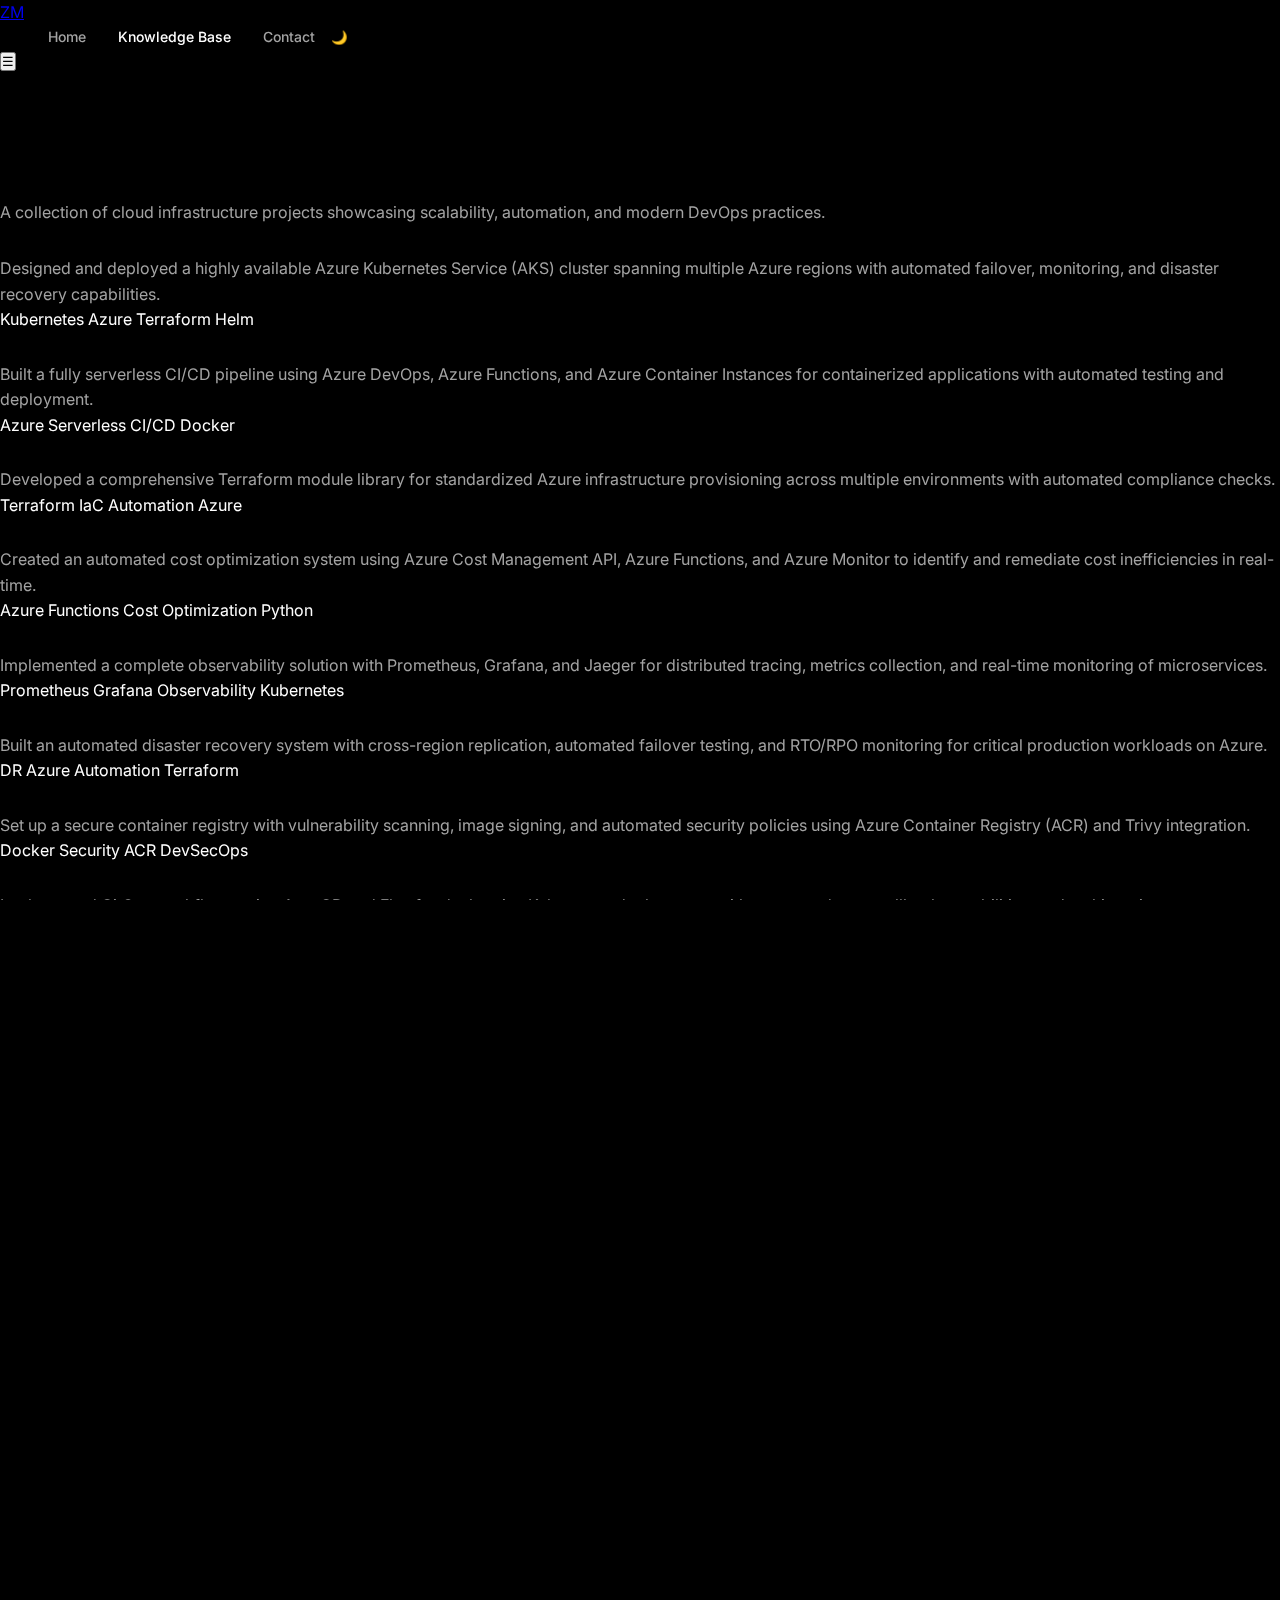
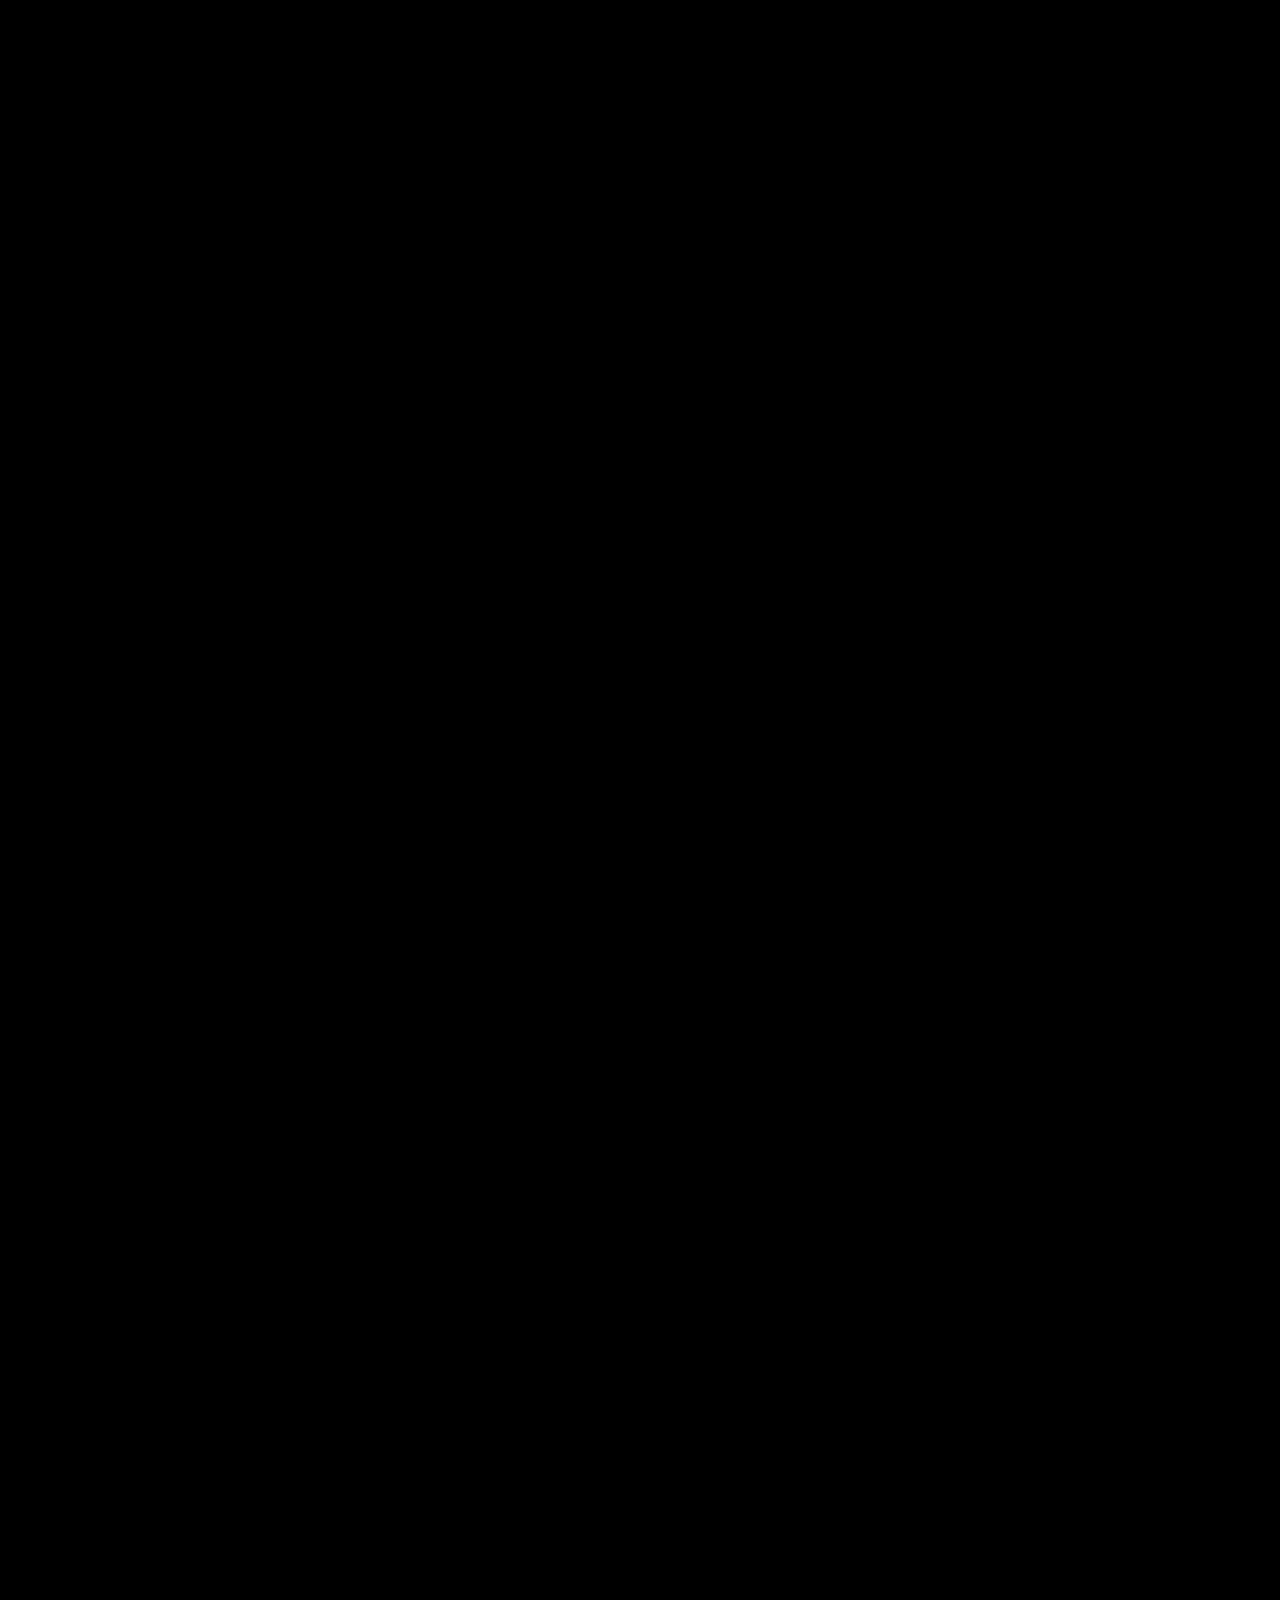
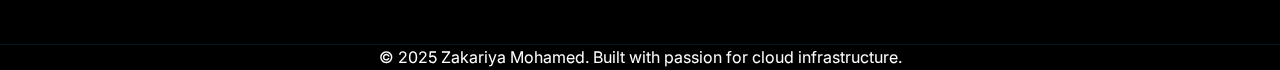
<file: knowledge-base.html>
<!DOCTYPE html>
<html lang="en">
<head>
    <meta charset="UTF-8">
    <meta name="viewport" content="width=device-width, initial-scale=1.0">
    <meta name="description" content="Zakariya Mohamed - Projects & Knowledge Base">
    <title>Knowledge Base | Zakariya Mohamed</title>
    
    <!-- Stylesheet -->
    <link rel="stylesheet" href="assets/css/main.css">
</head>
<body>
    <!-- Navigation Bar -->
    <nav class="navbar">
        <div class="nav-container">
            <a href="index.html" class="logo">ZM</a>
            <ul class="nav-links">
                <li><a href="index.html">Home</a></li>
                <li><a href="knowledge-base.html" class="active">Knowledge Base</a></li>
                <li><a href="contact.html">Contact</a></li>
                <li><button class="theme-toggle" aria-label="Toggle theme">🌙</button></li>
            </ul>
            <button class="menu-toggle" aria-label="Toggle menu">☰</button>
        </div>
    </nav>

    <!-- Projects Section -->
    <section class="section projects-section" style="margin-top: 60px;">
        <div class="projects-header">
            <h1 class="section-title">Projects</h1>
            <p class="projects-description">
                A collection of cloud infrastructure projects showcasing scalability, automation, and modern DevOps practices.
            </p>
        </div>

        <!-- Projects Grid -->
        <div class="projects-grid">
            <!-- Project 1 -->
            <div class="project-card">
                <div class="project-card-content">
                    <h3>Multi-Region AKS Cluster</h3>
                    <p>
                        Designed and deployed a highly available Azure Kubernetes Service (AKS) cluster spanning multiple Azure regions 
                        with automated failover, monitoring, and disaster recovery capabilities.
                    </p>
                    <div class="project-tags">
                        <span class="tag">Kubernetes</span>
                        <span class="tag">Azure</span>
                        <span class="tag">Terraform</span>
                        <span class="tag">Helm</span>
                    </div>
                </div>
            </div>

            <!-- Project 2 -->
            <div class="project-card">
                <div class="project-card-content">
                    <h3>Serverless CI/CD Pipeline</h3>
                    <p>
                        Built a fully serverless CI/CD pipeline using Azure DevOps, Azure Functions, and Azure Container Instances 
                        for containerized applications with automated testing and deployment.
                    </p>
                    <div class="project-tags">
                        <span class="tag">Azure</span>
                        <span class="tag">Serverless</span>
                        <span class="tag">CI/CD</span>
                        <span class="tag">Docker</span>
                    </div>
                </div>
            </div>

            <!-- Project 3 -->
            <div class="project-card">
                <div class="project-card-content">
                    <h3>Infrastructure as Code Platform</h3>
                    <p>
                        Developed a comprehensive Terraform module library for standardized Azure infrastructure 
                        provisioning across multiple environments with automated compliance checks.
                    </p>
                    <div class="project-tags">
                        <span class="tag">Terraform</span>
                        <span class="tag">IaC</span>
                        <span class="tag">Automation</span>
                        <span class="tag">Azure</span>
                    </div>
                </div>
            </div>

            <!-- Project 4 -->
            <div class="project-card">
                <div class="project-card-content">
                    <h3>Cloud Cost Optimization System</h3>
                    <p>
                        Created an automated cost optimization system using Azure Cost Management API, Azure Functions, 
                        and Azure Monitor to identify and remediate cost inefficiencies in real-time.
                    </p>
                    <div class="project-tags">
                        <span class="tag">Azure</span>
                        <span class="tag">Functions</span>
                        <span class="tag">Cost Optimization</span>
                        <span class="tag">Python</span>
                    </div>
                </div>
            </div>

            <!-- Project 5 -->
            <div class="project-card">
                <div class="project-card-content">
                    <h3>Microservices Observability Stack</h3>
                    <p>
                        Implemented a complete observability solution with Prometheus, Grafana, and Jaeger for 
                        distributed tracing, metrics collection, and real-time monitoring of microservices.
                    </p>
                    <div class="project-tags">
                        <span class="tag">Prometheus</span>
                        <span class="tag">Grafana</span>
                        <span class="tag">Observability</span>
                        <span class="tag">Kubernetes</span>
                    </div>
                </div>
            </div>

            <!-- Project 6 -->
            <div class="project-card">
                <div class="project-card-content">
                    <h3>Disaster Recovery Automation</h3>
                    <p>
                        Built an automated disaster recovery system with cross-region replication, automated 
                        failover testing, and RTO/RPO monitoring for critical production workloads on Azure.
                    </p>
                    <div class="project-tags">
                        <span class="tag">DR</span>
                        <span class="tag">Azure</span>
                        <span class="tag">Automation</span>
                        <span class="tag">Terraform</span>
                    </div>
                </div>
            </div>

            <!-- Project 7 -->
            <div class="project-card">
                <div class="project-card-content">
                    <h3>Container Registry & Security</h3>
                    <p>
                        Set up a secure container registry with vulnerability scanning, image signing, and 
                        automated security policies using Azure Container Registry (ACR) and Trivy integration.
                    </p>
                    <div class="project-tags">
                        <span class="tag">Docker</span>
                        <span class="tag">Security</span>
                        <span class="tag">ACR</span>
                        <span class="tag">DevSecOps</span>
                    </div>
                </div>
            </div>

            <!-- Project 8 -->
            <div class="project-card">
                <div class="project-card-content">
                    <h3>GitOps Workflow Implementation</h3>
                    <p>
                        Implemented GitOps workflows using ArgoCD and Flux for declarative Kubernetes deployments 
                        with automated sync, rollback capabilities, and multi-environment management.
                    </p>
                    <div class="project-tags">
                        <span class="tag">GitOps</span>
                        <span class="tag">ArgoCD</span>
                        <span class="tag">Kubernetes</span>
                        <span class="tag">Git</span>
                    </div>
                </div>
            </div>
        </div>
    </section>

    <!-- Knowledge Base Section -->
    <section class="kb-section" style="margin-top: var(--spacing-xl);">
        <div class="kb-header">
            <h1 class="kb-title">Knowledge Base</h1>
            <p class="kb-description">
                Insights, learnings, and best practices from my journey in cloud infrastructure engineering.
            </p>
        </div>

        <div class="kb-container">
            <!-- Vertical Filter Bar (Left Side) -->
            <aside class="kb-filters-sidebar">
                <h3 class="filter-sidebar-title">Filter Topics</h3>
                <div class="kb-filters-vertical">
                    <button class="filter-btn active" data-filter="all">All Topics</button>
                    <button class="filter-btn" data-filter="azure">Azure</button>
                    <button class="filter-btn" data-filter="terraform">Terraform</button>
                    <button class="filter-btn" data-filter="devops">DevOps</button>
                    <button class="filter-btn" data-filter="security">Security</button>
                    <button class="filter-btn" data-filter="ai">AI</button>
                    <button class="filter-btn" data-filter="hacking">Hacking</button>
                </div>
            </aside>

            <!-- Knowledge Base Grid (Right Side) -->
            <div class="kb-grid">
                <!-- Azure Topics -->
                <a href="knowledge-base-detail.html?topic=azure-vms" class="kb-item" data-category="azure">
                    <h3>Azure Virtual Machines & Scale Sets</h3>
                    <p>
                        Configuring Azure VMs and VM Scale Sets for high availability, auto-scaling, and cost 
                        optimization across multiple availability zones.
                    </p>
                    <span class="kb-read-more">Read More →</span>
                </a>

                <a href="knowledge-base-detail.html?topic=azure-functions" class="kb-item" data-category="azure">
                    <h3>Azure Functions & Serverless Architecture</h3>
                    <p>
                        Building serverless applications with Azure Functions, optimizing cold starts, and 
                        implementing event-driven architectures.
                    </p>
                    <span class="kb-read-more">Read More →</span>
                </a>

                <a href="knowledge-base-detail.html?topic=azure-vnet" class="kb-item" data-category="azure">
                    <h3>Azure Virtual Network (VNet) Design</h3>
                    <p>
                        Designing secure Azure VNets with subnets, network security groups, application gateways, 
                        and private endpoints for hybrid cloud connectivity.
                    </p>
                    <span class="kb-read-more">Read More →</span>
                </a>

                <a href="knowledge-base-detail.html?topic=azure-blob" class="kb-item" data-category="azure">
                    <h3>Azure Blob Storage & Cost Management</h3>
                    <p>
                        Implementing Azure Blob Storage lifecycle policies, access tiers, and automated 
                        tier transitions to optimize storage costs.
                    </p>
                    <span class="kb-read-more">Read More →</span>
                </a>

                <a href="knowledge-base-detail.html?topic=azure-arm" class="kb-item" data-category="azure">
                    <h3>Azure Resource Manager (ARM) Templates</h3>
                    <p>
                        Creating reusable ARM templates for infrastructure as code, managing resource groups, 
                        and implementing deployment strategies.
                    </p>
                    <span class="kb-read-more">Read More →</span>
                </a>

                <a href="knowledge-base-detail.html?topic=azure-aks" class="kb-item" data-category="azure">
                    <h3>Azure Kubernetes Service (AKS) Best Practices</h3>
                    <p>
                        Deploying and managing containerized applications on AKS with cluster autoscaling, 
                        node pools, and integrated monitoring.
                    </p>
                    <span class="kb-read-more">Read More →</span>
                </a>

                <!-- Terraform Topics -->
                <a href="knowledge-base-detail.html?topic=terraform-state" class="kb-item" data-category="terraform">
                    <h3>Terraform State Management</h3>
                    <p>
                        Best practices for managing Terraform state files, using remote backends, state locking, 
                        and handling state conflicts in team environments.
                    </p>
                    <span class="kb-read-more">Read More →</span>
                </a>

                <a href="knowledge-base-detail.html?topic=terraform-modules" class="kb-item" data-category="terraform">
                    <h3>Module Design Patterns</h3>
                    <p>
                        Creating reusable Terraform modules with proper input/output variables, versioning, 
                        and documentation for infrastructure code reuse.
                    </p>
                    <span class="kb-read-more">Read More →</span>
                </a>

                <a href="knowledge-base-detail.html?topic=terraform-workspaces" class="kb-item" data-category="terraform">
                    <h3>Terraform Workspaces & Environments</h3>
                    <p>
                        Managing multiple environments (dev, staging, prod) using Terraform workspaces, 
                        variable files, and environment-specific configurations.
                    </p>
                    <span class="kb-read-more">Read More →</span>
                </a>

                <a href="knowledge-base-detail.html?topic=terraform-dynamic" class="kb-item" data-category="terraform">
                    <h3>Dynamic Blocks & Loops</h3>
                    <p>
                        Leveraging dynamic blocks, for_each, and count meta-arguments to create flexible and 
                        DRY Terraform configurations for complex infrastructure.
                    </p>
                    <span class="kb-read-more">Read More →</span>
                </a>

                <!-- DevOps Topics -->
                <a href="knowledge-base-detail.html?topic=cicd-pipeline" class="kb-item" data-category="devops">
                    <h3>CI/CD Pipeline Design</h3>
                    <p>
                        Building robust CI/CD pipelines with automated testing, security scanning, deployment 
                        strategies, and rollback mechanisms.
                    </p>
                    <span class="kb-read-more">Read More →</span>
                </a>

                <a href="knowledge-base-detail.html?topic=monitoring" class="kb-item" data-category="devops">
                    <h3>Infrastructure Monitoring & Alerting</h3>
                    <p>
                        Setting up comprehensive monitoring with CloudWatch, Prometheus, and Grafana for 
                        proactive issue detection and resolution.
                    </p>
                    <span class="kb-read-more">Read More →</span>
                </a>

                <a href="knowledge-base-detail.html?topic=gitops" class="kb-item" data-category="devops">
                    <h3>GitOps Workflow Implementation</h3>
                    <p>
                        Adopting GitOps practices with ArgoCD or Flux for declarative infrastructure and 
                        application deployments with automated sync.
                    </p>
                    <span class="kb-read-more">Read More →</span>
                </a>

                <a href="knowledge-base-detail.html?topic=deployments" class="kb-item" data-category="devops">
                    <h3>Blue-Green & Canary Deployments</h3>
                    <p>
                        Implementing zero-downtime deployment strategies using blue-green and canary patterns 
                        for safer production releases.
                    </p>
                    <span class="kb-read-more">Read More →</span>
                </a>

                <!-- Security Topics -->
                <a href="knowledge-base-detail.html?topic=azure-rbac" class="kb-item" data-category="security">
                    <h3>Azure RBAC & Access Control</h3>
                    <p>
                        Designing least-privilege Azure RBAC policies, using custom roles, and implementing 
                        role-based access control for secure cloud access and resource management.
                    </p>
                    <span class="kb-read-more">Read More →</span>
                </a>

                <a href="knowledge-base-detail.html?topic=container-security" class="kb-item" data-category="security">
                    <h3>Container Security Scanning</h3>
                    <p>
                        Integrating vulnerability scanning into CI/CD pipelines, using tools like Trivy, 
                        Clair, and Azure Container Registry scanning for container security.
                    </p>
                    <span class="kb-read-more">Read More →</span>
                </a>

                <a href="knowledge-base-detail.html?topic=secrets-management" class="kb-item" data-category="security">
                    <h3>Secrets Management</h3>
                    <p>
                        Implementing secure secrets management using Azure Key Vault, HashiCorp Vault, 
                        and Kubernetes secrets with encryption at rest and in transit.
                    </p>
                    <span class="kb-read-more">Read More →</span>
                </a>

                <a href="knowledge-base-detail.html?topic=network-security" class="kb-item" data-category="security">
                    <h3>Network Security & WAF</h3>
                    <p>
                        Configuring Azure WAF, network security groups, and application security groups 
                        to protect applications from common web exploits and DDoS attacks.
                    </p>
                    <span class="kb-read-more">Read More →</span>
                </a>

                <!-- AI Topics -->
                <a href="knowledge-base-detail.html?topic=azure-openai" class="kb-item" data-category="ai">
                    <h3>Azure OpenAI Service Integration</h3>
                    <p>
                        Deploying and managing Azure OpenAI Service instances, implementing prompt engineering, 
                        and building AI-powered applications with GPT models.
                    </p>
                    <span class="kb-read-more">Read More →</span>
                </a>

                <a href="knowledge-base-detail.html?topic=ml-azure" class="kb-item" data-category="ai">
                    <h3>Machine Learning on Azure</h3>
                    <p>
                        Building ML pipelines with Azure Machine Learning, training models at scale, and 
                        deploying models to production with MLOps practices.
                    </p>
                    <span class="kb-read-more">Read More →</span>
                </a>

                <a href="knowledge-base-detail.html?topic=ai-infrastructure" class="kb-item" data-category="ai">
                    <h3>AI Infrastructure & GPU Management</h3>
                    <p>
                        Configuring GPU-enabled virtual machines, managing AI workloads, and optimizing 
                        compute resources for deep learning and inference.
                    </p>
                    <span class="kb-read-more">Read More →</span>
                </a>

                <a href="knowledge-base-detail.html?topic=rag-architecture" class="kb-item" data-category="ai">
                    <h3>Vector Databases & RAG Architecture</h3>
                    <p>
                        Implementing Retrieval-Augmented Generation (RAG) systems with vector databases, 
                        semantic search, and knowledge base integration for AI applications.
                    </p>
                    <span class="kb-read-more">Read More →</span>
                </a>

                <a href="knowledge-base-detail.html?topic=ai-deployment" class="kb-item" data-category="ai">
                    <h3>AI Model Deployment & Serving</h3>
                    <p>
                        Deploying AI models using Azure Container Instances, Azure Functions, and Kubernetes 
                        for scalable, production-ready inference endpoints.
                    </p>
                    <span class="kb-read-more">Read More →</span>
                </a>

                <a href="knowledge-base-detail.html?topic=ai-ethics" class="kb-item" data-category="ai">
                    <h3>AI Ethics & Responsible AI</h3>
                    <p>
                        Implementing responsible AI practices, bias detection, model explainability, and 
                        compliance with AI governance frameworks.
                    </p>
                    <span class="kb-read-more">Read More →</span>
                </a>

                <!-- Hacking Topics -->
                <a href="knowledge-base-detail.html?topic=cloud-pentesting" class="kb-item" data-category="hacking">
                    <h3>Cloud Infrastructure Penetration Testing</h3>
                    <p>
                        Conducting security assessments of cloud environments, identifying misconfigurations, 
                        and testing for common cloud security vulnerabilities.
                    </p>
                    <span class="kb-read-more">Read More →</span>
                </a>

                <a href="knowledge-base-detail.html?topic=azure-security-testing" class="kb-item" data-category="hacking">
                    <h3>Azure Security Testing & Hardening</h3>
                    <p>
                        Performing security audits on Azure resources, testing IAM policies, and implementing 
                        security hardening measures for production environments.
                    </p>
                    <span class="kb-read-more">Read More →</span>
                </a>

                <a href="knowledge-base-detail.html?topic=container-exploitation" class="kb-item" data-category="hacking">
                    <h3>Container Security & Exploitation Prevention</h3>
                    <p>
                        Understanding container escape techniques, securing container runtimes, and implementing 
                        defense-in-depth strategies for containerized applications.
                    </p>
                    <span class="kb-read-more">Read More →</span>
                </a>

                <a href="knowledge-base-detail.html?topic=api-security" class="kb-item" data-category="hacking">
                    <h3>API Security & Vulnerability Assessment</h3>
                    <p>
                        Testing REST and GraphQL APIs for common vulnerabilities, implementing rate limiting, 
                        and securing API endpoints against injection and authentication attacks.
                    </p>
                    <span class="kb-read-more">Read More →</span>
                </a>

                <a href="knowledge-base-detail.html?topic=network-pentesting" class="kb-item" data-category="hacking">
                    <h3>Network Penetration Testing</h3>
                    <p>
                        Conducting network security assessments, identifying open ports and services, 
                        and testing network segmentation and firewall rules.
                    </p>
                    <span class="kb-read-more">Read More →</span>
                </a>

                <a href="knowledge-base-detail.html?topic=bug-bounty" class="kb-item" data-category="hacking">
                    <h3>Bug Bounty Hunting & Responsible Disclosure</h3>
                    <p>
                        Participating in bug bounty programs, identifying security vulnerabilities, 
                        and following responsible disclosure practices for cloud infrastructure.
                    </p>
                    <span class="kb-read-more">Read More →</span>
                </a>
            </div>
        </div>
    </section>

    <!-- Footer -->
    <footer style="padding: var(--spacing-lg); text-align: center; border-top: 1px solid rgba(0, 245, 255, 0.1); margin-top: var(--spacing-xl);">
        <p style="color: var(--text-muted);">
            © 2025 Zakariya Mohamed. Built with passion for cloud infrastructure.
        </p>
    </footer>

    <!-- JavaScript -->
    <script src="assets/js/main.js"></script>
    <script src="assets/js/animations.js"></script>
</body>
</html>
</file>
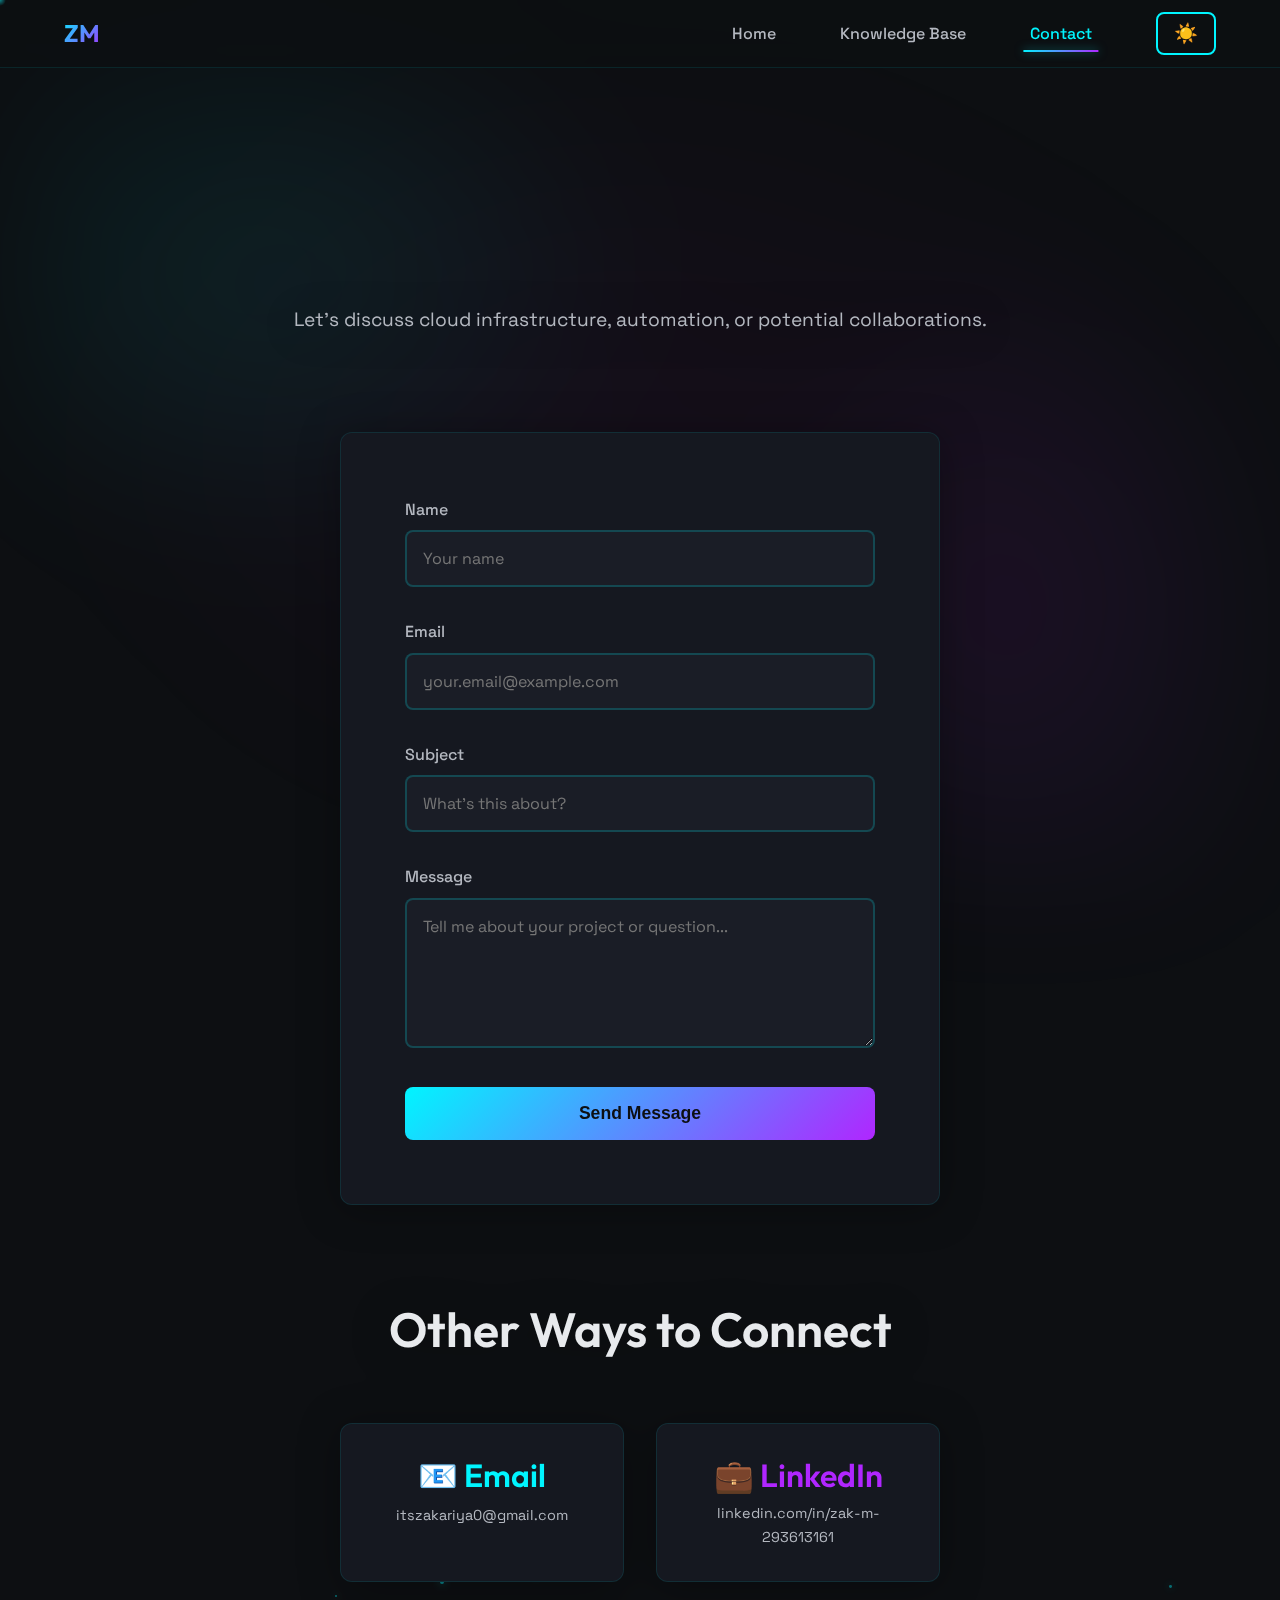
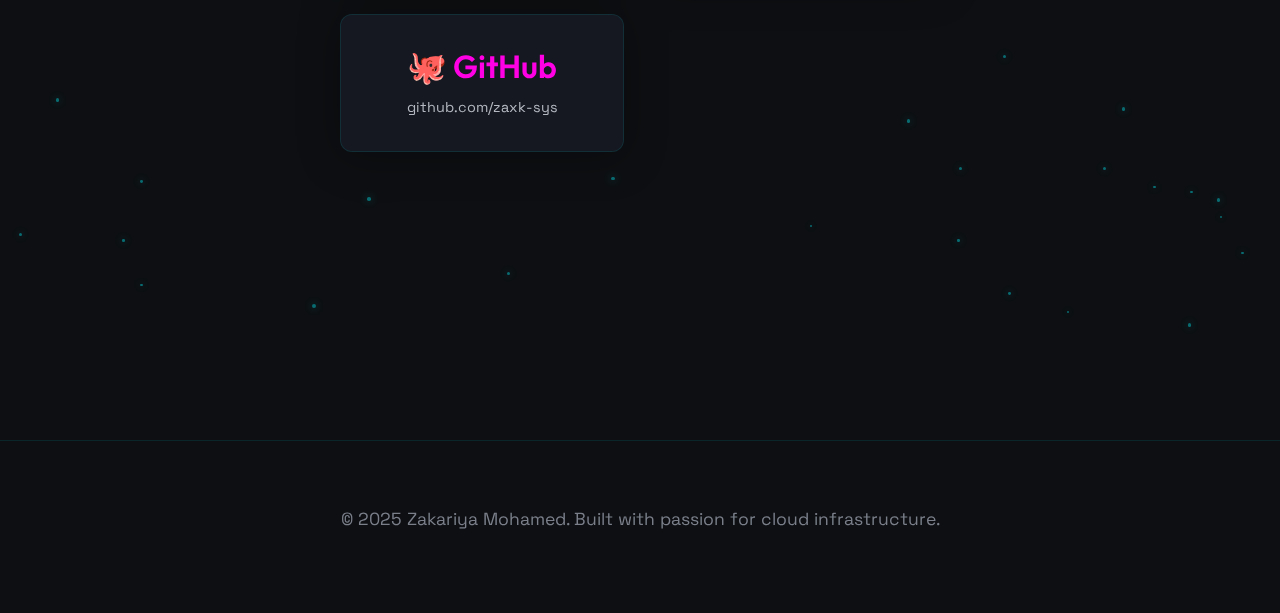
<file: cloudflare_migration/contact.html>
<!DOCTYPE html>
<html lang="en">
<head>
    <meta charset="UTF-8">
    <meta name="viewport" content="width=device-width, initial-scale=1.0">
    <meta name="description" content="Contact Zakariya Mohamed - Cloud Infrastructure Engineer">
    <title>Contact | Zakariya Mohamed</title>
    
    <!-- Stylesheet -->
    <link rel="stylesheet" href="assets/css/main.css">
</head>
<body>
    <!-- Navigation Bar -->
    <nav class="navbar">
        <div class="nav-container">
            <a href="index.html" class="logo">ZM</a>
            <ul class="nav-links">
                <li><a href="index.html">Home</a></li>
                <li><a href="knowledge-base.html">Knowledge Base</a></li>
                <li><a href="contact.html" class="active">Contact</a></li>
                <li><button class="theme-toggle" aria-label="Toggle theme">🌙</button></li>
            </ul>
            <button class="menu-toggle" aria-label="Toggle menu">☰</button>
        </div>
    </nav>

    <!-- Contact Section -->
    <section class="section contact-section">
        <!-- Floating Particles Background -->
        <div class="contact-particles"></div>
        
        <h1 class="section-title">Get In Touch</h1>
        <p style="text-align: center; color: var(--text-secondary); font-size: 1.2rem; margin-bottom: var(--spacing-xl);">
            Let's discuss cloud infrastructure, automation, or potential collaborations.
        </p>

        <div class="contact-form">
            <form id="contactForm">
                <div class="form-group">
                    <label for="name">Name</label>
                    <input type="text" id="name" name="name" required placeholder="Your name">
                </div>

                <div class="form-group">
                    <label for="email">Email</label>
                    <input type="email" id="email" name="email" required placeholder="your.email@example.com">
                </div>

                <div class="form-group">
                    <label for="subject">Subject</label>
                    <input type="text" id="subject" name="subject" required placeholder="What's this about?">
                </div>

                <div class="form-group">
                    <label for="message">Message</label>
                    <textarea id="message" name="message" required placeholder="Tell me about your project or question..."></textarea>
                </div>

                <button type="submit" class="submit-btn">Send Message</button>
            </form>
        </div>

        <!-- Contact Information -->
        <div style="max-width: 600px; margin: var(--spacing-xl) auto; text-align: center;">
            <h2 style="margin-bottom: var(--spacing-md); color: var(--text-primary);">Other Ways to Connect</h2>
            <div style="display: grid; grid-template-columns: repeat(auto-fit, minmax(200px, 1fr)); gap: var(--spacing-md); margin-top: var(--spacing-lg);">
                <div class="contact-info-card" style="padding: var(--spacing-md); background: var(--bg-secondary); border-radius: 12px; border: 1px solid rgba(0, 245, 255, 0.1);">
                    <h3 style="color: var(--neon-cyan); margin-bottom: var(--spacing-xs);">📧 Email</h3>
                    <a href="mailto:itszakariya0@gmail.com" style="color: var(--text-secondary); font-size: 0.9rem; text-decoration: none;">itszakariya0@gmail.com</a>
                </div>
                <div class="contact-info-card" style="padding: var(--spacing-md); background: var(--bg-secondary); border-radius: 12px; border: 1px solid rgba(0, 245, 255, 0.1);">
                    <h3 style="color: var(--neon-violet); margin-bottom: var(--spacing-xs);">💼 LinkedIn</h3>
                    <a href="https://www.linkedin.com/in/zak-m-293613161/" target="_blank" rel="noopener noreferrer" style="color: var(--text-secondary); font-size: 0.9rem; text-decoration: none;">linkedin.com/in/zak-m-293613161</a>
                </div>
                <div class="contact-info-card" style="padding: var(--spacing-md); background: var(--bg-secondary); border-radius: 12px; border: 1px solid rgba(0, 245, 255, 0.1);">
                    <h3 style="color: var(--neon-pink); margin-bottom: var(--spacing-xs);">🐙 GitHub</h3>
                    <a href="https://github.com/zaxk-sys?tab=repositories" target="_blank" rel="noopener noreferrer" style="color: var(--text-secondary); font-size: 0.9rem; text-decoration: none;">github.com/zaxk-sys</a>
                </div>
            </div>
        </div>
    </section>

    <!-- Footer -->
    <footer style="padding: var(--spacing-lg); text-align: center; border-top: 1px solid rgba(0, 245, 255, 0.1); margin-top: var(--spacing-xl);">
        <p style="color: var(--text-muted);">
            © 2025 Zakariya Mohamed. Built with passion for cloud infrastructure.
        </p>
    </footer>

    <!-- JavaScript -->
    <script src="assets/js/main.js"></script>
    <script src="assets/js/animations.js"></script>
</body>
</html>
</file>
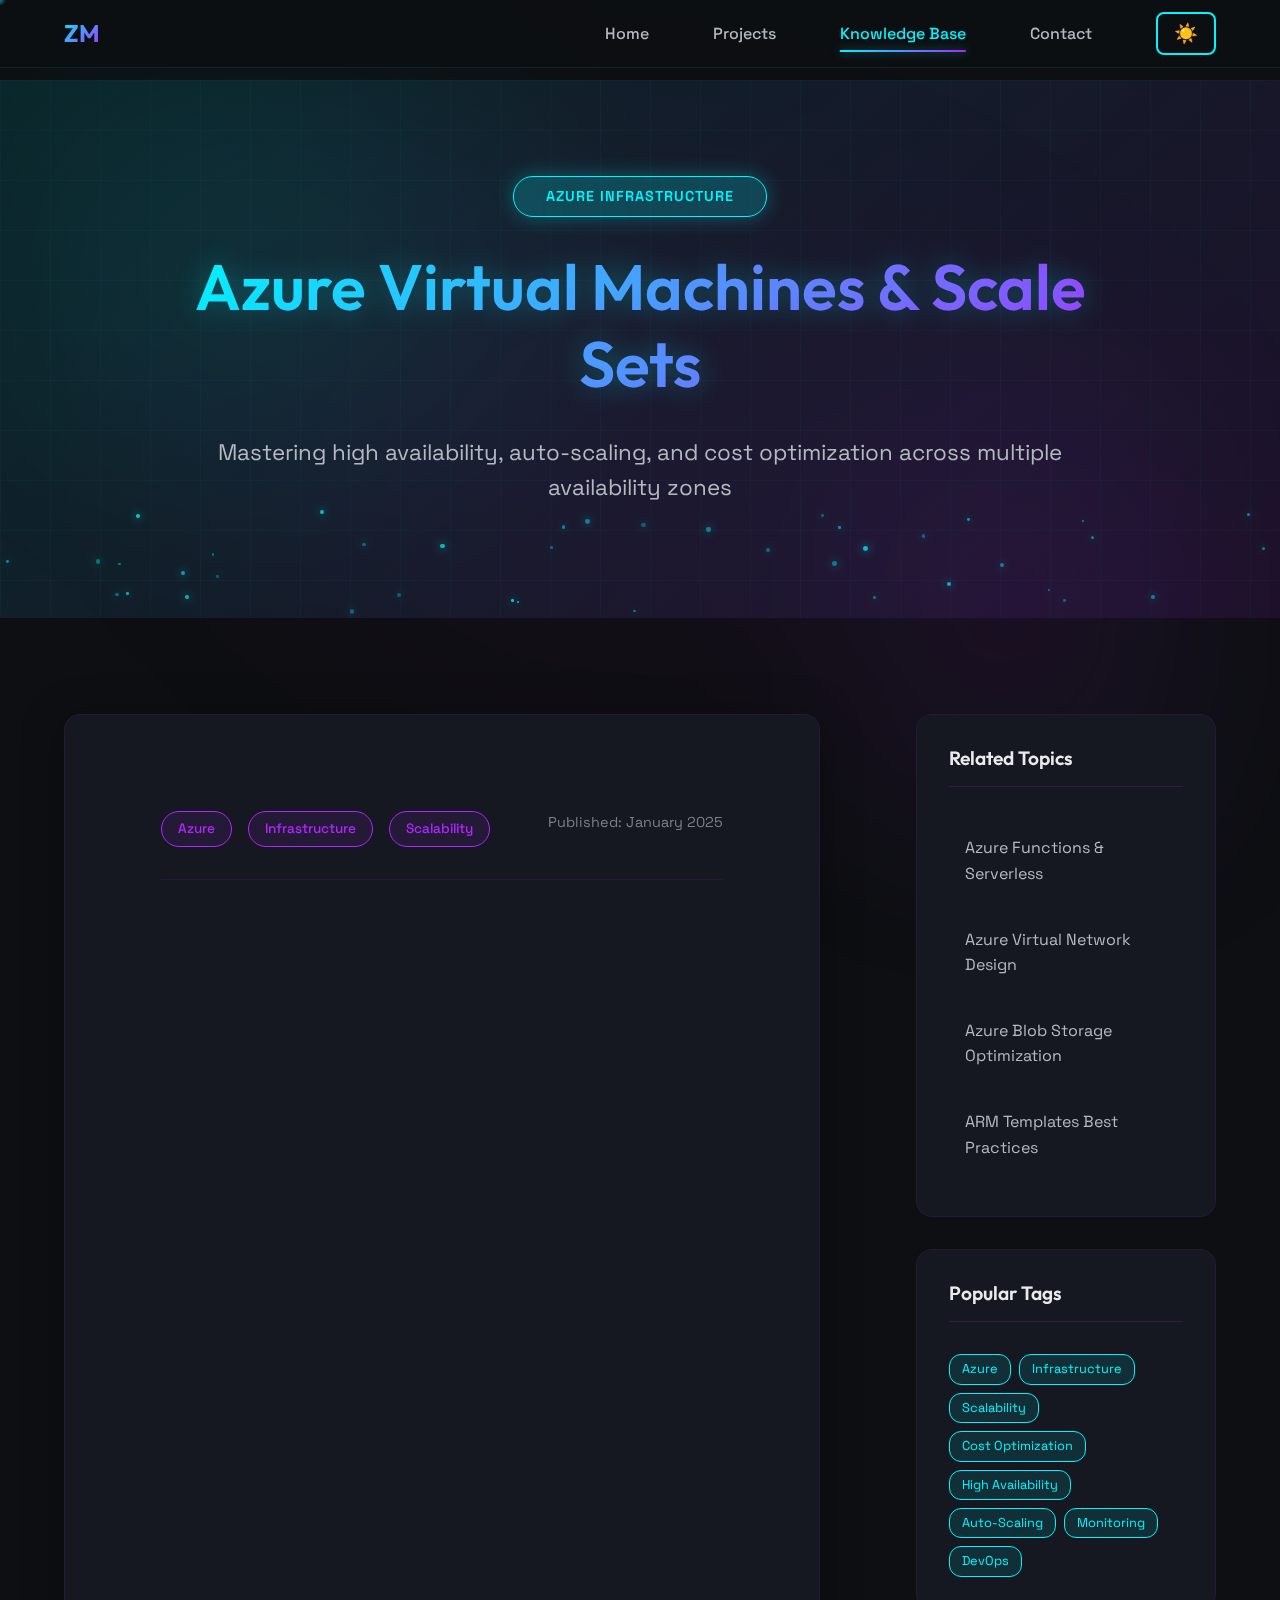
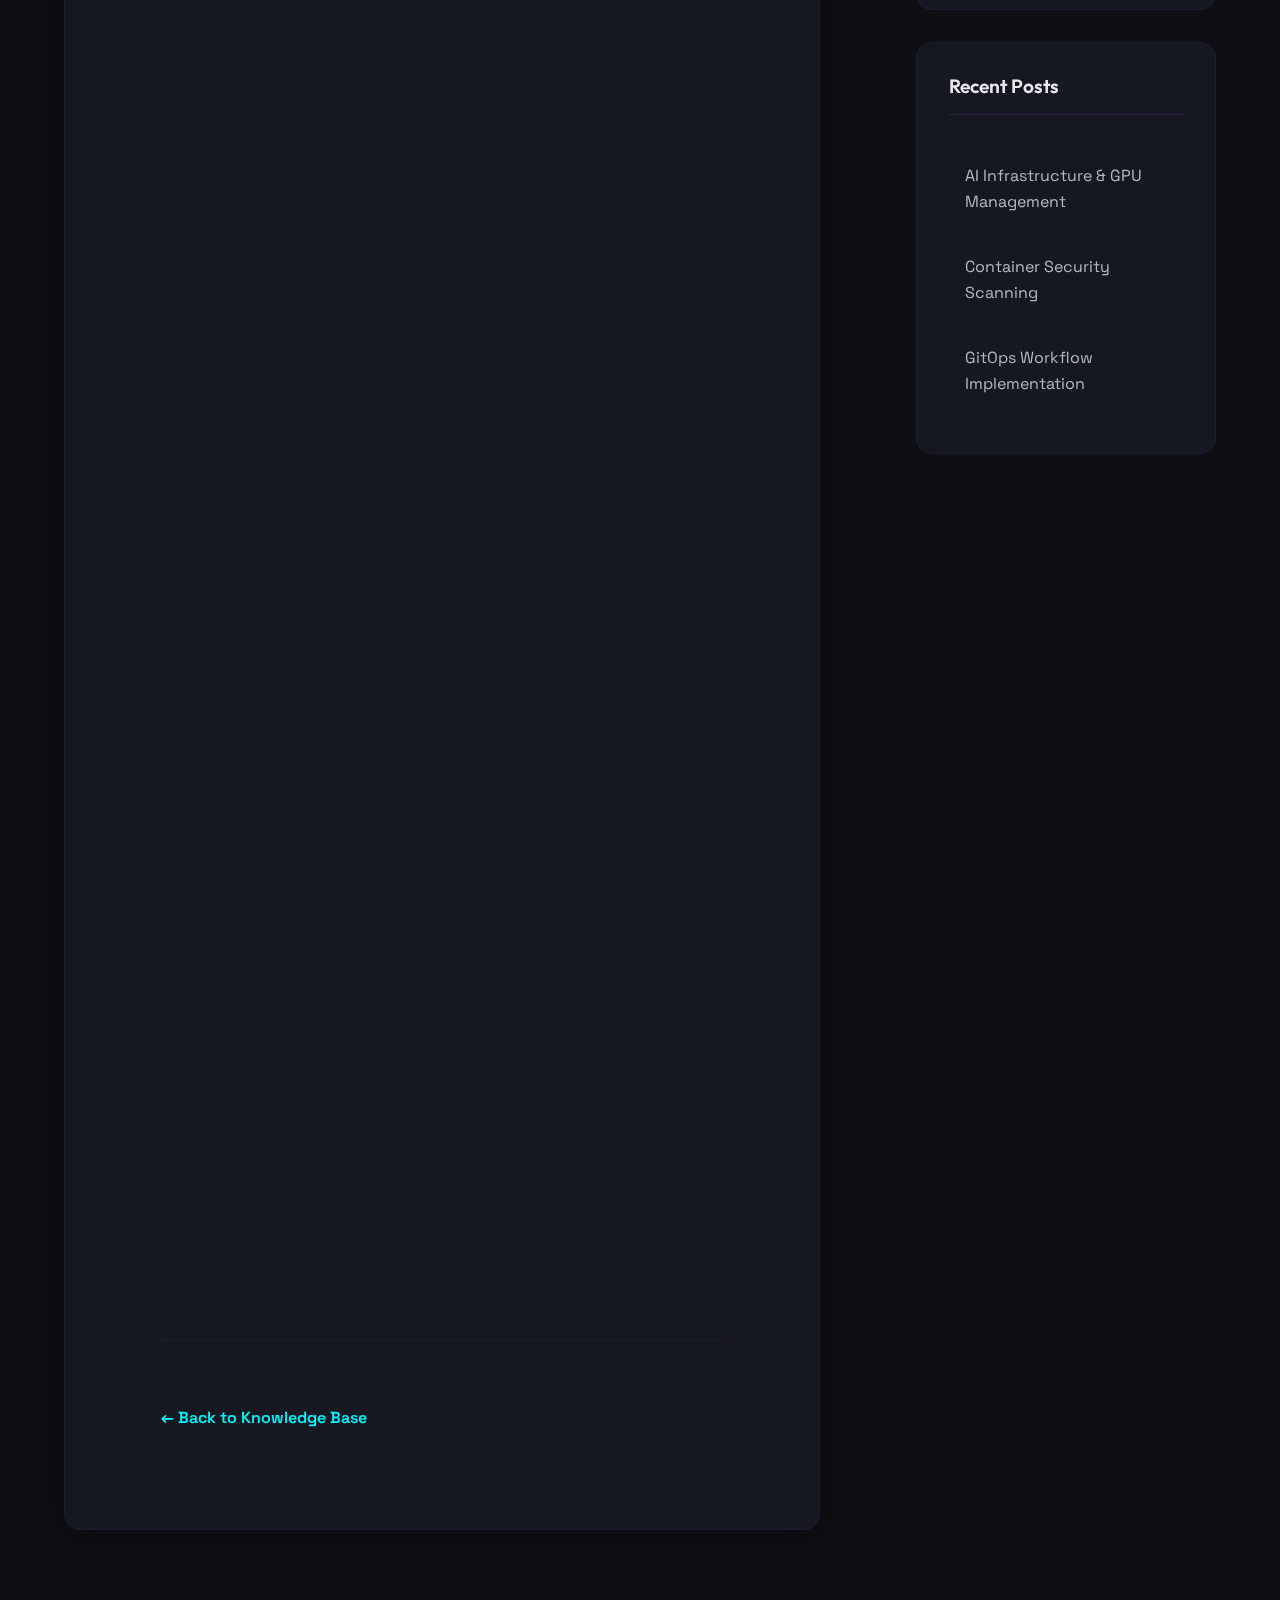
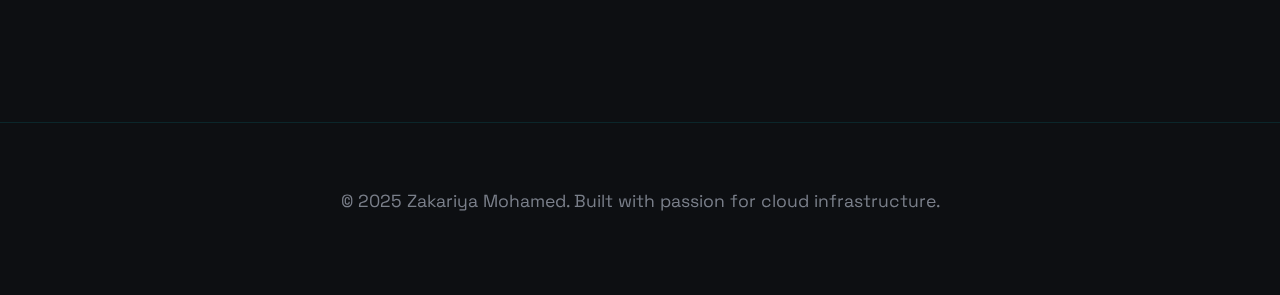
<file: cloudflare_migration/knowledge-base-detail.html>
<!DOCTYPE html>
<html lang="en">
<head>
    <meta charset="UTF-8">
    <meta name="viewport" content="width=device-width, initial-scale=1.0">
    <meta name="description" content="Knowledge Base Detail - Zakariya Mohamed">
    <title>Knowledge Base Detail | Zakariya Mohamed</title>
    
    <!-- Stylesheet -->
    <link rel="stylesheet" href="assets/css/main.css">
</head>
<body>
    <!-- Navigation Bar -->
    <nav class="navbar">
        <div class="nav-container">
            <a href="index.html" class="logo">ZM</a>
            <ul class="nav-links">
                <li><a href="index.html">Home</a></li>
                <li><a href="projects.html">Projects</a></li>
                <li><a href="knowledge-base.html" class="active">Knowledge Base</a></li>
                <li><a href="contact.html">Contact</a></li>
                <li><button class="theme-toggle" aria-label="Toggle theme">🌙</button></li>
            </ul>
            <button class="menu-toggle" aria-label="Toggle menu">☰</button>
        </div>
    </nav>

    <!-- Cinematic Hero Section -->
    <section class="kb-detail-hero">
        <div class="kb-hero-background">
            <!-- Animated Grid Background -->
            <div class="kb-grid-overlay"></div>
            <!-- Animated Particles -->
            <div class="kb-hero-particles"></div>
        </div>
        <div class="kb-hero-content">
            <div class="kb-hero-badge">Azure Infrastructure</div>
            <h1 class="kb-hero-title">Azure Virtual Machines & Scale Sets</h1>
            <p class="kb-hero-subtitle">Mastering high availability, auto-scaling, and cost optimization across multiple availability zones</p>
        </div>
    </section>

    <!-- Main Content -->
    <section class="kb-detail-content">
        <div class="kb-detail-container">
            <!-- Main Article -->
            <article class="kb-detail-article">
                <div class="kb-article-meta">
                    <span class="kb-tag">Azure</span>
                    <span class="kb-tag">Infrastructure</span>
                    <span class="kb-tag">Scalability</span>
                    <span class="kb-date">Published: January 2025</span>
                </div>

                <div class="kb-article-body">
                    <p class="kb-paragraph fade-in-up">
                        Configuring Azure Virtual Machines and VM Scale Sets requires a deep understanding of cloud infrastructure 
                        principles, cost optimization strategies, and high availability patterns. This comprehensive guide covers 
                        everything you need to know to build resilient, scalable, and cost-effective solutions on Azure.
                    </p>

                    <h2 class="kb-section-heading fade-in-up">High Availability Architecture</h2>
                    <p class="kb-paragraph fade-in-up">
                        When designing for high availability, it's crucial to distribute your VMs across multiple availability zones. 
                        Azure provides three availability zones per region, each with independent power, cooling, and networking. 
                        By leveraging availability zones, you can achieve 99.99% uptime SLA for your applications.
                    </p>

                    <p class="kb-paragraph fade-in-up">
                        VM Scale Sets automatically distribute instances across availability zones when configured with zone-redundant 
                        placement. This ensures that even if an entire zone fails, your application continues running in the remaining zones. 
                        The scale set automatically rebalances instances to maintain desired capacity.
                    </p>

                    <h2 class="kb-section-heading fade-in-up">Auto-Scaling Best Practices</h2>
                    <p class="kb-paragraph fade-in-up">
                        Azure VM Scale Sets support both scale-out and scale-in operations based on metrics like CPU utilization, 
                        memory consumption, or custom application metrics. Configure scale-out rules to add instances when average 
                        CPU exceeds 70% for 5 minutes, and scale-in rules to remove instances when CPU drops below 30% for 10 minutes.
                    </p>

                    <p class="kb-paragraph fade-in-up">
                        Use predictive autoscaling to anticipate demand based on historical patterns. This feature analyzes your 
                        workload patterns and proactively scales before traffic spikes occur, reducing latency and improving user experience.
                    </p>

                    <h2 class="kb-section-heading fade-in-up">Cost Optimization Strategies</h2>
                    <p class="kb-paragraph fade-in-up">
                        Leverage Azure Reserved Instances to save up to 72% compared to pay-as-you-go pricing for predictable workloads. 
                        For variable workloads, use Spot VMs which can provide up to 90% cost savings, though they can be evicted 
                        when Azure needs capacity.
                    </p>

                    <p class="kb-paragraph fade-in-up">
                        Implement automatic shutdown schedules for non-production environments. Use Azure Automation or Logic Apps 
                        to schedule VM shutdowns during off-hours, significantly reducing costs for dev and test environments.
                    </p>

                    <h2 class="kb-section-heading fade-in-up">Monitoring and Alerting</h2>
                    <p class="kb-paragraph fade-in-up">
                        Set up comprehensive monitoring using Azure Monitor to track VM performance, availability, and health metrics. 
                        Configure alerts for critical thresholds like CPU, memory, disk I/O, and network utilization. Use Azure 
                        Log Analytics to aggregate logs from all VMs for centralized analysis and troubleshooting.
                    </p>

                    <div class="kb-article-footer">
                        <a href="knowledge-base.html" class="kb-back-link">← Back to Knowledge Base</a>
                    </div>
                </div>
            </article>

            <!-- Sidebar -->
            <aside class="kb-detail-sidebar">
                <div class="kb-sidebar-section">
                    <h3 class="kb-sidebar-title">Related Topics</h3>
                    <ul class="kb-related-list">
                        <li><a href="knowledge-base-detail.html?topic=azure-functions" class="kb-related-item">Azure Functions & Serverless</a></li>
                        <li><a href="knowledge-base-detail.html?topic=azure-vnet" class="kb-related-item">Azure Virtual Network Design</a></li>
                        <li><a href="knowledge-base-detail.html?topic=azure-blob" class="kb-related-item">Azure Blob Storage Optimization</a></li>
                        <li><a href="knowledge-base-detail.html?topic=azure-arm" class="kb-related-item">ARM Templates Best Practices</a></li>
                    </ul>
                </div>

                <div class="kb-sidebar-section">
                    <h3 class="kb-sidebar-title">Popular Tags</h3>
                    <div class="kb-tags-cloud">
                        <span class="kb-tag-small">Azure</span>
                        <span class="kb-tag-small">Infrastructure</span>
                        <span class="kb-tag-small">Scalability</span>
                        <span class="kb-tag-small">Cost Optimization</span>
                        <span class="kb-tag-small">High Availability</span>
                        <span class="kb-tag-small">Auto-Scaling</span>
                        <span class="kb-tag-small">Monitoring</span>
                        <span class="kb-tag-small">DevOps</span>
                    </div>
                </div>

                <div class="kb-sidebar-section">
                    <h3 class="kb-sidebar-title">Recent Posts</h3>
                    <ul class="kb-related-list">
                        <li><a href="#" class="kb-related-item">AI Infrastructure & GPU Management</a></li>
                        <li><a href="#" class="kb-related-item">Container Security Scanning</a></li>
                        <li><a href="#" class="kb-related-item">GitOps Workflow Implementation</a></li>
                    </ul>
                </div>
            </aside>
        </div>
    </section>

    <!-- Footer -->
    <footer style="padding: var(--spacing-lg); text-align: center; border-top: 1px solid rgba(0, 245, 255, 0.1); margin-top: var(--spacing-xl);">
        <p style="color: var(--text-muted);">
            © 2025 Zakariya Mohamed. Built with passion for cloud infrastructure.
        </p>
    </footer>

    <!-- JavaScript -->
    <script src="assets/js/main.js"></script>
    <script src="assets/js/animations.js"></script>
</body>
</html>
</file>
<file: assets/css/main.css>
/* ============================================
   MODERN BENTO PORTFOLIO - MAIN STYLESHEET
   Style: Clean, Dark, SaaS-like, Organized
   ============================================ */

@import url('https://fonts.googleapis.com/css2?family=Inter:wght@300;400;500;600;700&family=JetBrains+Mono:wght@400;500&display=swap');

:root {
    /* Colors - Dark Mode Base (Night Mode Default) */
    --bg-page: #000000;
    --bg-card: #0a0a0a;
    --bg-card-hover: #141414;
    
    /* Accents */
    --accent: #3b82f6; /* Professional Blue */
    --accent-glow: rgba(59, 130, 246, 0.15);
    --border: #262626;
    --border-hover: #404040;
    
    /* Text */
    --text-primary: #ffffff;
    --text-secondary: #a3a3a3;
    --text-tertiary: #737373;
    
    /* Spacing & Radius */
    --radius-sm: 8px;
    --radius-md: 16px;
    --radius-lg: 24px;
    --gap: 1rem; /* Reduced from 1.5rem for better spacing */
    
    /* Animation */
    --ease: cubic-bezier(0.25, 0.46, 0.45, 0.94);
}

/* ============================================
   THEME VARIABLES - DAY & NIGHT MODES
   ============================================ */
[data-theme="night"] {
    /* Night Mode (Sleep) */
    --bg-page: #000000;
    --bg-card: rgba(10, 10, 15, 0.8);
    --text-primary: #ffffff;
    --text-secondary: #a3a3a3;
    --night-glow: linear-gradient(135deg, #8B5CF6 0%, #3B82F6 100%);
    --night-glow-shadow: rgba(139, 92, 246, 0.5);
}

[data-theme="day"] {
    /* Day Mode (Work) - Enhanced Glass */
    --bg-page: #BFBFC6;
    --bg-card: rgba(255, 255, 255, 0.25); /* More transparent for glass effect */
    --bg-card-hover: rgba(255, 255, 255, 0.35);
    --text-primary: #1a1a1a;
    --text-secondary: #4a4a4a;
    --day-glow: linear-gradient(135deg, #FFD700 0%, #FF8C00 100%);
    --day-glow-shadow: rgba(255, 215, 0, 0.3);
    --border: rgba(255, 255, 255, 0.4);
    --border-hover: rgba(255, 215, 0, 0.5);
}

/* Reset */
* {
    margin: 0;
    padding: 0;
    box-sizing: border-box;
}

body {
    background-color: var(--bg-page);
    color: var(--text-primary);
    font-family: 'Inter', sans-serif;
    line-height: 1.5;
    -webkit-font-smoothing: antialiased;
    padding: 0;
    min-height: 100vh;
    overflow-x: hidden;
    transition: background-color 0.6s cubic-bezier(0.4, 0, 0.2, 1),
                color 0.6s cubic-bezier(0.4, 0, 0.2, 1);
    transform: none;
    will-change: auto;
}

/* Main container padding */
.main-container {
    padding: 2rem;
    padding-top: 100px;
}

/* Hide default cursor only on desktop */
@media (hover: hover) and (pointer: fine) {
    body {
        cursor: none;
    }
}

/* Custom Cursor */
/* Custom Cursor - Desktop Only */
@media (hover: hover) and (pointer: fine) {
    .custom-cursor {
        position: fixed;
        width: 20px;
        height: 20px;
        border: 2px solid var(--accent);
        border-radius: 50%;
        pointer-events: none;
        z-index: 99999;
        transform: translate(-50%, -50%);
        transition: width 0.15s cubic-bezier(0.4, 0, 0.2, 1),
                    height 0.15s cubic-bezier(0.4, 0, 0.2, 1),
                    border-color 0.15s ease,
                    background 0.15s ease,
                    opacity 0.15s ease;
        mix-blend-mode: difference;
    }

    .custom-cursor-dot {
        position: fixed;
        width: 5px;
        height: 5px;
        background: var(--accent);
        border-radius: 50%;
        pointer-events: none;
        z-index: 99999;
        transform: translate(-50%, -50%);
        transition: transform 0.1s cubic-bezier(0.4, 0, 0.2, 1),
                    width 0.15s cubic-bezier(0.4, 0, 0.2, 1),
                    height 0.15s cubic-bezier(0.4, 0, 0.2, 1),
                    background 0.15s ease,
                    opacity 0.15s ease;
    }

    /* Hover state - expanded ring */
    .custom-cursor.hover {
        width: 50px;
        height: 50px;
        border-color: var(--accent);
        background: rgba(59, 130, 246, 0.1);
    }

    .custom-cursor.hover + .custom-cursor-dot,
    .custom-cursor-dot.hover {
        opacity: 0;
    }

    /* Click state - shrink effect */
    .custom-cursor.clicking {
        width: 15px;
        height: 15px;
        border-width: 3px;
    }

    .custom-cursor-dot.clicking {
        transform: translate(-50%, -50%) scale(0.5);
    }

    /* Text cursor state */
    .custom-cursor.text {
        width: 4px;
        height: 24px;
        border-radius: 2px;
        border-width: 0;
        background: var(--accent);
        mix-blend-mode: difference;
    }

    .custom-cursor-dot.text {
        opacity: 0;
    }

    /* Magnetic hover - when near interactive elements */
    .custom-cursor.magnetic {
        transition: width 0.15s cubic-bezier(0.4, 0, 0.2, 1),
                    height 0.15s cubic-bezier(0.4, 0, 0.2, 1),
                    border-color 0.15s ease,
                    background 0.15s ease,
                    left 0.15s cubic-bezier(0.4, 0, 0.2, 1),
                    top 0.15s cubic-bezier(0.4, 0, 0.2, 1);
    }

    /* Hidden state for specific elements */
    .custom-cursor.hidden,
    .custom-cursor-dot.hidden {
        opacity: 0;
        transform: translate(-50%, -50%) scale(0);
    }
}

/* Day mode cursor adjustments */
[data-theme="day"] .custom-cursor {
    mix-blend-mode: multiply;
}

[data-theme="day"] .custom-cursor.text {
    background: var(--text-primary);
}

/* Utilities */
.mono { font-family: 'JetBrains Mono', monospace; }
.text-sm { font-size: 0.875rem; }
.text-muted { color: var(--text-secondary); }

/* ============================================
   LAYOUT - BENTO GRID
   ============================================ */
.main-container {
    max-width: 1200px;
    margin: 0 auto;
    display: grid;
    grid-template-columns: repeat(4, 1fr); /* 4 Column Grid */
    grid-auto-rows: minmax(160px, auto);
    gap: var(--gap);
    padding: 2rem;
    padding-top: 100px;
}

/* Responsive */
@media (max-width: 1024px) {
    .main-container { grid-template-columns: repeat(2, 1fr); }
}
@media (max-width: 640px) {
    .main-container { grid-template-columns: 1fr; }
    body { padding: 1rem; }
}

/* ============================================
   CARDS (BENTO BOXES) - GLASSMORPHISM
   ============================================ */
.bento-card {
    background: var(--bg-card); /* Use theme variable */
    backdrop-filter: blur(20px) saturate(180%);
    -webkit-backdrop-filter: blur(20px) saturate(180%);
    border: 1px solid rgba(255, 255, 255, 0.1);
    border-radius: var(--radius-md);
    padding: 1.5rem;
    position: relative;
    overflow: hidden;
    transition: all 0.6s cubic-bezier(0.4, 0, 0.2, 1);
    display: flex;
    flex-direction: column;
    justify-content: space-between;
    box-shadow: 
        0 8px 32px rgba(0, 0, 0, 0.3),
        inset 0 1px 0 rgba(255, 255, 255, 0.05);
    /* Apple-style initial state - but visible as fallback */
    opacity: 1;
    transform: translateY(0);
    will-change: transform, opacity;
}

/* Only hide if IntersectionObserver is supported */
@supports (intersection-observer: 0) {
    .bento-card:not(.visible) {
        opacity: 0;
        transform: translateY(20px);
    }
}

/* Apple-style fade-in animation */
.bento-card.visible {
    opacity: 1;
    transform: translateY(0);
}

@keyframes cardFadeIn {
    from {
        opacity: 0;
        transform: translateY(20px);
    }
    to {
        opacity: 1;
        transform: translateY(0);
    }
}

.bento-card::before {
    content: '';
    position: absolute;
    top: 0;
    left: 0;
    right: 0;
    height: 1px;
    background: linear-gradient(90deg, transparent, rgba(255, 255, 255, 0.1), transparent);
    opacity: 0;
    transition: opacity 0.3s ease;
}

.bento-card:hover::before {
    opacity: 1;
}

.bento-card:hover {
    border-color: rgba(255, 255, 255, 0.2);
    transform: translateY(-6px) scale(1.02);
    box-shadow: 
        0 25px 70px rgba(0, 0, 0, 0.5),
        inset 0 1px 0 rgba(255, 255, 255, 0.1),
        0 0 0 1px rgba(255, 255, 255, 0.05),
        0 0 50px rgba(59, 130, 246, 0.15);
    background: rgba(23, 23, 23, 0.75);
    transition: all 0.4s cubic-bezier(0.25, 0.46, 0.45, 0.94);
}

/* Subtle floating animation for cards (after fade-in) */
@keyframes float {
    0%, 100% {
        transform: translateY(0);
    }
    50% {
        transform: translateY(-3px);
    }
}

/* Apply float animation after fade-in completes */
.bento-card {
    animation: cardFadeIn 0.6s var(--ease) forwards;
}

.bento-card.animated {
    animation: float 6s ease-in-out infinite;
}

/* Staggered floating delays */
.bento-card:nth-child(1).animated { animation-delay: 0s; }
.bento-card:nth-child(2).animated { animation-delay: 0.2s; }
.bento-card:nth-child(3).animated { animation-delay: 0.4s; }
.bento-card:nth-child(4).animated { animation-delay: 0.6s; }
.bento-card:nth-child(5).animated { animation-delay: 0.8s; }
.bento-card:nth-child(6).animated { animation-delay: 1s; }
.bento-card:nth-child(7).animated { animation-delay: 1.2s; }
.bento-card:nth-child(8).animated { animation-delay: 1.4s; }
.bento-card:nth-child(9).animated { animation-delay: 1.6s; }

/* Card Spanning Classes */
.col-span-2 { grid-column: span 2; }
.col-span-4 { grid-column: span 4; }
.row-span-2 { grid-row: span 2; }

/* ============================================
   SPECIFIC CARD STYLES
   ============================================ */

/* Profile / Hero Card */
.card-profile {
    display: flex;
    flex-direction: column;
    justify-content: center;
    gap: 1rem;
}

.profile-header {
    display: flex;
    align-items: center;
    gap: 1rem;
}

.avatar {
    width: 64px;
    height: 64px;
    border-radius: 50%;
    background: linear-gradient(45deg, var(--accent), #6366f1);
    display: grid;
    place-items: center;
    font-weight: 700;
    font-size: 1.5rem;
    animation: avatarPulse 3s ease-in-out infinite;
    box-shadow: 0 0 20px rgba(59, 130, 246, 0.4);
}

@keyframes avatarPulse {
    0%, 100% {
        box-shadow: 0 0 20px rgba(59, 130, 246, 0.4);
        transform: scale(1);
    }
    50% {
        box-shadow: 0 0 30px rgba(59, 130, 246, 0.6);
        transform: scale(1.05);
    }
}

.role-badge {
    display: inline-flex;
    align-items: center;
    gap: 0.5rem;
    padding: 0.25rem 0.75rem;
    background: rgba(59, 130, 246, 0.1);
    color: var(--accent);
    border-radius: 999px;
    font-size: 0.75rem;
    font-weight: 600;
    width: fit-content;
    font-family: 'JetBrains Mono', monospace;
}

.status-dot {
    width: 8px;
    height: 8px;
    background: #22c55e;
    border-radius: 50%;
    box-shadow: 0 0 10px rgba(34, 197, 94, 0.5);
    animation: statusPulse 2s ease-in-out infinite;
}

@keyframes statusPulse {
    0%, 100% {
        opacity: 1;
        transform: scale(1);
    }
    50% {
        opacity: 0.8;
        transform: scale(1.2);
    }
}

/* Tech Stack Grid within a card */
.tech-grid {
    display: grid;
    grid-template-columns: repeat(auto-fit, minmax(80px, 1fr));
    gap: 1rem;
    margin-top: 1rem;
}

.tech-item {
    background: rgba(23, 23, 23, 0.5);
    backdrop-filter: blur(10px) saturate(180%);
    -webkit-backdrop-filter: blur(10px) saturate(180%);
    padding: 1rem;
    border-radius: var(--radius-sm);
    text-align: center;
    font-size: 0.875rem;
    transition: 0.2s;
    border: 1px solid rgba(255, 255, 255, 0.05);
    box-shadow: inset 0 1px 0 rgba(255, 255, 255, 0.03);
}

.tech-item:hover {
    background: rgba(23, 23, 23, 0.7);
    border-color: rgba(255, 255, 255, 0.15);
    transform: translateY(-2px);
}

/* Project List */
.project-list {
    display: flex;
    flex-direction: column;
    gap: 1rem;
}

.project-item {
    display: flex;
    justify-content: space-between;
    align-items: center;
    padding: 1rem;
    background: rgba(255,255,255,0.03);
    backdrop-filter: blur(10px);
    -webkit-backdrop-filter: blur(10px);
    border-radius: var(--radius-sm);
    text-decoration: none;
    color: var(--text-primary);
    transition: 0.2s;
    border: 1px solid rgba(255, 255, 255, 0.05);
}

.project-item:hover {
    background: rgba(255,255,255,0.06);
    border-color: rgba(255, 255, 255, 0.1);
}

.arrow-icon {
    width: 20px;
    height: 20px;
    transition: transform 0.3s var(--ease);
}

.project-item:hover .arrow-icon {
    transform: translate(4px, -4px) rotate(45deg);
}

/* Arrow slide animation */
@keyframes arrowSlide {
    0% {
        transform: translateX(0) rotate(0deg);
    }
    50% {
        transform: translateX(4px) rotate(45deg);
    }
    100% {
        transform: translateX(0) rotate(0deg);
    }
}

.project-item:hover .arrow-icon {
    animation: arrowSlide 0.6s ease-in-out;
    transform: translate(4px, -4px) rotate(45deg);
}

/* Map / Location Card */
.card-location {
    background-image: url('https://api.mapbox.com/styles/v1/mapbox/dark-v10/static/-74.006,40.7128,12,0/600x300@2x?access_token=YOUR_TOKEN'); /* Replace later or use CSS pattern */
    background-size: cover;
    background-position: center;
    position: relative;
}

.location-overlay {
    position: absolute;
    bottom: 0;
    left: 0;
    width: 100%;
    padding: 1.5rem;
    background: linear-gradient(to top, rgba(10, 10, 10, 0.95) 0%, transparent 100%);
    backdrop-filter: blur(10px);
    -webkit-backdrop-filter: blur(10px);
}

/* Social Links */
.social-grid {
    display: grid;
    grid-template-columns: repeat(2, 1fr);
    gap: 1rem;
}

.social-btn {
    display: flex;
    align-items: center;
    justify-content: center;
    gap: 0.5rem;
    padding: 1rem;
    background: rgba(23, 23, 23, 0.6);
    backdrop-filter: blur(10px) saturate(180%);
    -webkit-backdrop-filter: blur(10px) saturate(180%);
    border: 1px solid rgba(255, 255, 255, 0.1);
    border-radius: var(--radius-sm);
    color: var(--text-primary);
    text-decoration: none;
    transition: 0.2s;
    font-weight: 500;
    box-shadow: inset 0 1px 0 rgba(255, 255, 255, 0.05);
}

.social-btn:hover {
    background: rgba(255, 255, 255, 0.95);
    color: var(--bg-page);
    border-color: rgba(255, 255, 255, 0.3);
    transform: translateY(-2px);
    box-shadow: 0 4px 12px rgba(0, 0, 0, 0.3);
}

.social-btn:active {
    transform: translateY(0) scale(0.98);
    transition: transform 0.1s cubic-bezier(0.25, 0.46, 0.45, 0.94);
}

/* Noise Overlay for Texture */
.noise {
    position: fixed;
    top: 0;
    left: 0;
    width: 100%;
    height: 100%;
    pointer-events: none;
    opacity: 0.04;
    background-image: url("data:image/svg+xml,%3Csvg viewBox='0 0 200 200' xmlns='http://www.w3.org/2000/svg'%3E%3Cfilter id='noiseFilter'%3E%3CfeTurbulence type='fractalNoise' baseFrequency='0.65' numOctaves='3' stitchTiles='stitch'/%3E%3C/filter%3E%3Crect width='100%25' height='100%25' filter='url(%23noiseFilter)'/%3E%3C/svg%3E");
    z-index: 9999;
}

/* Typography Overrides */
h1 { font-size: 2.5rem; letter-spacing: -0.05em; margin-bottom: 0.5rem; }
h2 { font-size: 1.5rem; letter-spacing: -0.03em; margin-bottom: 1rem; }
h3 { font-size: 1.1rem; font-weight: 600; margin-bottom: 0.25rem; }
p { color: var(--text-secondary); font-size: 1rem; line-height: 1.6; }

/* Smooth Scroll Setup (Lenis) */
html.lenis { height: auto; }
.lenis.lenis-smooth { scroll-behavior: auto; }
.lenis.lenis-smooth [data-lenis-prevent] { overscroll-behavior: contain; }
.lenis.lenis-stopped { overflow: hidden; }

/* Fix for Lenis breaking fixed positioning */
html.lenis,
html.lenis body {
    height: auto;
}

html.lenis .ai-assistant-container {
    position: fixed !important;
    transform: translateZ(0) !important;
}

/* ============================================
   FORMS (Contact Page)
   ============================================ */
.form-group {
    margin-bottom: 1.5rem;
}

.form-group label {
    display: block;
    margin-bottom: 0.5rem;
    font-size: 0.875rem;
    font-weight: 500;
    color: var(--text-secondary);
}

.form-group input,
.form-group textarea {
    width: 100%;
    padding: 0.875rem 1rem;
    background: rgba(23, 23, 23, 0.6);
    backdrop-filter: blur(10px) saturate(180%);
    -webkit-backdrop-filter: blur(10px) saturate(180%);
    border: 1px solid rgba(255, 255, 255, 0.1);
    border-radius: var(--radius-sm);
    color: var(--text-primary);
    font-family: 'Inter', sans-serif;
    font-size: 1rem;
    transition: all 0.2s var(--ease);
    box-shadow: inset 0 1px 0 rgba(255, 255, 255, 0.05);
}

.form-group input:focus,
.form-group textarea:focus {
    outline: none;
    border-color: var(--accent);
    background: rgba(23, 23, 23, 0.8);
    box-shadow: 
        0 0 0 3px var(--accent-glow),
        inset 0 1px 0 rgba(255, 255, 255, 0.1);
}

.form-group textarea {
    resize: vertical;
    min-height: 120px;
}

.submit-btn {
    width: 100%;
    padding: 1rem;
    background: var(--accent);
    color: var(--text-primary);
    border: none;
    border-radius: var(--radius-sm);
    font-weight: 600;
    font-size: 1rem;
    cursor: pointer;
    transition: all 0.2s var(--ease);
}

.submit-btn:hover {
    background: #2563eb;
    transform: translateY(-3px);
    box-shadow: 0 10px 30px -10px var(--accent-glow);
}

.submit-btn:active {
    transform: translateY(-1px) scale(0.98);
    transition: transform 0.1s cubic-bezier(0.25, 0.46, 0.45, 0.94);
}

/* ============================================
   KNOWLEDGE BASE STYLES
   ============================================ */
.kb-grid {
    display: grid;
    grid-template-columns: repeat(auto-fill, minmax(280px, 1fr));
    gap: var(--gap); /* Uses reduced 1.25rem gap */
}

.kb-item {
    background: rgba(23, 23, 23, 0.6);
    backdrop-filter: blur(20px) saturate(180%);
    -webkit-backdrop-filter: blur(20px) saturate(180%);
    border: 1px solid rgba(255, 255, 255, 0.1);
    border-radius: var(--radius-md);
    padding: 1.5rem;
    text-decoration: none;
    color: inherit;
    transition: all 0.3s var(--ease);
    display: block;
    box-shadow: 
        0 8px 32px rgba(0, 0, 0, 0.3),
        inset 0 1px 0 rgba(255, 255, 255, 0.05);
}

.kb-item:hover {
    border-color: rgba(255, 255, 255, 0.2);
    transform: translateY(-4px);
    box-shadow: 
        0 20px 60px rgba(0, 0, 0, 0.4),
        inset 0 1px 0 rgba(255, 255, 255, 0.1);
    background: rgba(23, 23, 23, 0.7);
}

.kb-item:active {
    transform: translateY(-2px) scale(0.99);
    transition: transform 0.1s cubic-bezier(0.25, 0.46, 0.45, 0.94);
}

.kb-item h3 {
    margin-bottom: 0.5rem;
    font-size: 1.1rem;
}

.kb-item p {
    font-size: 0.875rem;
    color: var(--text-secondary);
    margin-bottom: 0.75rem;
}

.kb-read-more {
    display: inline-flex;
    align-items: center;
    gap: 0.5rem;
    color: var(--accent);
    font-size: 0.875rem;
    font-weight: 500;
    margin-top: 0.5rem;
}

.filter-btn {
    padding: 0.5rem 1rem;
    background: transparent;
    border: 1px solid var(--border);
    color: var(--text-secondary);
    border-radius: var(--radius-sm);
    cursor: pointer;
    transition: all 0.2s var(--ease);
    font-size: 0.875rem;
    font-weight: 500;
}

.filter-btn:hover,
.filter-btn.active {
    background: var(--accent);
    border-color: var(--accent);
    color: var(--text-primary);
    transform: translateY(-2px);
}

.filter-btn:active {
    transform: translateY(0) scale(0.98);
    transition: transform 0.1s cubic-bezier(0.25, 0.46, 0.45, 0.94);
}

/* Project Item Styles */
.project-item {
    display: flex;
    align-items: center;
    justify-content: space-between;
    padding: 1rem;
    border-radius: var(--radius-sm);
    transition: all 0.3s cubic-bezier(0.25, 0.46, 0.45, 0.94);
    text-decoration: none;
    color: var(--text-primary);
    background: rgba(255, 255, 255, 0.02);
    border: 1px solid rgba(255, 255, 255, 0.05);
    position: relative;
    overflow: hidden;
    transform: translateZ(0);
}

.project-item:hover {
    background: rgba(255, 255, 255, 0.05);
    border-color: rgba(255, 255, 255, 0.1);
    transform: translateX(4px) translateY(-2px);
    box-shadow: 0 4px 12px rgba(0, 0, 0, 0.2);
}

.project-item:active {
    transform: translateX(2px) scale(0.98);
    transition: transform 0.1s cubic-bezier(0.25, 0.46, 0.45, 0.94);
}

.project-list {
    display: flex;
    flex-direction: column;
    gap: 0.75rem;
}

.kb-item.hidden {
    display: none;
}

/* ============================================
   KNOWLEDGE BASE DETAIL PAGE
   ============================================ */
.kb-detail-container {
    max-width: 1200px;
    margin: 0 auto;
    padding: 2rem;
    display: grid;
    grid-template-columns: 1fr 300px;
    gap: 2rem;
}

@media (max-width: 1024px) {
    .kb-detail-container {
        grid-template-columns: 1fr;
    }
}

.kb-detail-article {
    background: rgba(23, 23, 23, 0.6);
    backdrop-filter: blur(20px) saturate(180%);
    -webkit-backdrop-filter: blur(20px) saturate(180%);
    border: 1px solid rgba(255, 255, 255, 0.1);
    border-radius: var(--radius-md);
    padding: 2rem;
    margin-bottom: 2rem;
    box-shadow: 
        0 8px 32px rgba(0, 0, 0, 0.3),
        inset 0 1px 0 rgba(255, 255, 255, 0.05);
}

.kb-article-meta {
    display: flex;
    flex-wrap: wrap;
    gap: 0.5rem;
    margin-bottom: 2rem;
    padding-bottom: 1.5rem;
    border-bottom: 1px solid var(--border);
}

.kb-tag {
    padding: 0.25rem 0.75rem;
    background: rgba(59, 130, 246, 0.1);
    color: var(--accent);
    border-radius: 999px;
    font-size: 0.75rem;
    font-weight: 500;
    font-family: 'JetBrains Mono', monospace;
}

.kb-date {
    margin-left: auto;
    color: var(--text-tertiary);
    font-size: 0.875rem;
}

.kb-article-body h2 {
    margin-top: 2rem;
    margin-bottom: 1rem;
    font-size: 1.5rem;
}

.kb-article-body p {
    margin-bottom: 1rem;
    line-height: 1.7;
}

.kb-back-link {
    display: inline-flex;
    align-items: center;
    gap: 0.5rem;
    color: var(--accent);
    text-decoration: none;
    font-weight: 500;
    margin-top: 2rem;
    transition: 0.2s;
}

.kb-back-link:hover {
    gap: 0.75rem;
}

.kb-sidebar-section {
    background: rgba(23, 23, 23, 0.6);
    backdrop-filter: blur(20px) saturate(180%);
    -webkit-backdrop-filter: blur(20px) saturate(180%);
    border: 1px solid rgba(255, 255, 255, 0.1);
    border-radius: var(--radius-md);
    padding: 1.5rem;
    margin-bottom: 1.5rem;
    box-shadow: 
        0 8px 32px rgba(0, 0, 0, 0.3),
        inset 0 1px 0 rgba(255, 255, 255, 0.05);
}

.kb-sidebar-title {
    font-size: 1rem;
    font-weight: 600;
    margin-bottom: 1rem;
}

.kb-related-list {
    list-style: none;
    padding: 0;
    margin: 0;
}

.kb-related-item {
    display: block;
    padding: 0.75rem;
    color: var(--text-secondary);
    text-decoration: none;
    border-radius: var(--radius-sm);
    transition: 0.2s;
    margin-bottom: 0.5rem;
}

.kb-related-item:hover {
    background: var(--bg-card-hover);
    color: var(--text-primary);
}

.kb-tags-cloud {
    display: flex;
    flex-wrap: wrap;
    gap: 0.5rem;
}

.kb-tag-small {
    padding: 0.25rem 0.75rem;
    background: var(--bg-card-hover);
    border: 1px solid var(--border);
    border-radius: 999px;
    font-size: 0.75rem;
    color: var(--text-secondary);
    transition: 0.2s;
    cursor: pointer;
}

.kb-tag-small:hover {
    border-color: var(--accent);
    color: var(--accent);
}

/* ============================================
   NAVIGATION (Simple Top Bar)
   ============================================ */
.nav {
    position: fixed;
    top: 0;
    left: 0;
    right: 0;
    padding: 1rem 2rem;
    background: rgba(10, 10, 10, 0.5);
    backdrop-filter: blur(20px) saturate(180%);
    -webkit-backdrop-filter: blur(20px) saturate(180%);
    border-bottom: 1px solid rgba(255, 255, 255, 0.1);
    z-index: 1000;
    display: flex;
    justify-content: space-between;
    align-items: center;
    gap: 2rem;
    box-shadow: 0 4px 20px rgba(0, 0, 0, 0.2);
    transition: background-color 0.6s cubic-bezier(0.4, 0, 0.2, 1),
                border-color 0.6s cubic-bezier(0.4, 0, 0.2, 1);
}

/* Ensure body doesn't hide fixed elements */
body {
    overflow-x: hidden;
}

[data-theme="day"] .nav {
    background: rgba(191, 191, 198, 0.7);
    border-bottom: 1px solid rgba(0, 0, 0, 0.1);
}

.nav-links {
    display: flex;
    gap: 0;
    list-style: none;
}

.nav-links li {
    margin: 0;
    padding: 0;
}

.nav-links a {
    color: var(--text-secondary);
    text-decoration: none;
    font-size: 0.875rem;
    font-weight: 500;
    transition: 0.2s;
    padding: 0 1rem;
}

.nav-links a:hover,
.nav-links a.active {
    color: var(--text-primary);
}

.nav-link {
    position: relative;
    transition: all 0.3s cubic-bezier(0.4, 0, 0.2, 1);
}

.nav-link::after {
    content: '';
    position: absolute;
    bottom: -4px;
    left: 0;
    width: 0;
    height: 2px;
    background: var(--accent);
    transition: width 0.3s cubic-bezier(0.4, 0, 0.2, 1);
}

.nav-link:hover::after,
.nav-link.active::after {
    width: 100%;
}

/* ============================================
   LIQUID GLASS THEME TOGGLE SWITCH
   ============================================ */
.theme-toggle-container {
    display: flex;
    align-items: center;
    margin-left: auto;
}

.theme-toggle {
    background: none;
    border: none;
    cursor: pointer;
    padding: 0;
    outline: none;
    -webkit-tap-highlight-color: transparent;
}

.toggle-track {
    position: relative;
    width: 120px;
    height: 48px;
    border-radius: 999px;
    background: rgba(255, 255, 255, 0.1);
    backdrop-filter: blur(20px) saturate(180%);
    -webkit-backdrop-filter: blur(20px) saturate(180%);
    border: 1px solid rgba(255, 255, 255, 0.2);
    box-shadow: 
        0 8px 32px rgba(0, 0, 0, 0.2),
        inset 0 1px 0 rgba(255, 255, 255, 0.1);
    overflow: hidden;
    transition: all 0.4s cubic-bezier(0.4, 0, 0.2, 1);
}

/* Day mode track glow */
[data-theme="day"] .toggle-track {
    background: rgba(255, 255, 255, 0.15);
    border-color: rgba(255, 215, 0, 0.3);
    box-shadow: 
        0 8px 32px rgba(255, 215, 0, 0.2),
        inset 0 1px 0 rgba(255, 255, 255, 0.2);
}

/* Night mode track glow */
[data-theme="night"] .toggle-track {
    background: rgba(20, 25, 50, 0.3);
    border-color: rgba(139, 92, 246, 0.3);
    box-shadow: 
        0 8px 32px rgba(139, 92, 246, 0.2),
        inset 0 1px 0 rgba(255, 255, 255, 0.1);
}

.toggle-slider {
    position: absolute;
    left: 4px;
    top: 4px;
    width: 40px;
    height: 40px;
    border-radius: 50%;
    background: linear-gradient(135deg, #FFD700 0%, #FF8C00 100%);
    backdrop-filter: blur(10px);
    -webkit-backdrop-filter: blur(10px);
    border: 2px solid rgba(255, 255, 255, 0.3);
    box-shadow: 
        0 4px 20px rgba(255, 215, 0, 0.5),
        inset 0 2px 4px rgba(255, 255, 255, 0.3),
        inset 0 -2px 4px rgba(0, 0, 0, 0.2);
    display: flex;
    align-items: center;
    justify-content: center;
    transition: transform 0.5s cubic-bezier(0.34, 1.56, 0.64, 1);
    z-index: 2;
}

/* Night mode slider */
[data-theme="night"] .toggle-slider {
    transform: translateX(72px);
    background: linear-gradient(135deg, #8B5CF6 0%, #3B82F6 100%);
    box-shadow: 
        0 4px 20px rgba(139, 92, 246, 0.6),
        inset 0 2px 4px rgba(255, 255, 255, 0.3),
        inset 0 -2px 4px rgba(0, 0, 0, 0.2);
}

/* Bounce effect on click */
.theme-toggle:active .toggle-slider {
    transform: translateX(72px) scale(0.9);
}

[data-theme="night"] .theme-toggle:active .toggle-slider {
    transform: translateX(0) scale(0.9);
}

.toggle-icon {
    position: relative;
    width: 20px;
    height: 20px;
    color: white;
}

.icon-user,
.icon-moon {
    position: absolute;
    width: 100%;
    height: 100%;
    transition: opacity 0.3s ease, transform 0.3s ease;
}

.icon-user {
    opacity: 1;
    transform: scale(1) rotate(0deg);
}

.icon-moon {
    opacity: 0;
    transform: scale(0.8) rotate(-90deg);
}

[data-theme="night"] .icon-user {
    opacity: 0;
    transform: scale(0.8) rotate(90deg);
}

[data-theme="night"] .icon-moon {
    opacity: 1;
    transform: scale(1) rotate(0deg);
}

.toggle-label {
    position: absolute;
    right: 16px;
    top: 50%;
    transform: translateY(-50%);
    font-size: 0.875rem;
    font-weight: 600;
    color: white;
    text-shadow: 0 2px 8px rgba(0, 0, 0, 0.3);
    transition: opacity 0.3s ease;
    pointer-events: none;
    z-index: 1;
}

[data-theme="night"] .toggle-label {
    left: 16px;
    right: auto;
}

/* Hover effect */
.theme-toggle:hover .toggle-track {
    transform: scale(1.02);
    box-shadow: 
        0 12px 40px rgba(0, 0, 0, 0.3),
        inset 0 1px 0 rgba(255, 255, 255, 0.15);
}

[data-theme="day"] .theme-toggle:hover .toggle-track {
    box-shadow: 
        0 12px 40px rgba(255, 215, 0, 0.3),
        inset 0 1px 0 rgba(255, 255, 255, 0.25);
}

[data-theme="night"] .theme-toggle:hover .toggle-track {
    box-shadow: 
        0 12px 40px rgba(139, 92, 246, 0.3),
        inset 0 1px 0 rgba(255, 255, 255, 0.15);
}

/* ============================================
   ENHANCED DAY MODE - LIQUID GLASS EFFECT
   ============================================ */

/* Enhanced glassmorphism for day mode cards */
[data-theme="day"] .bento-card {
    background: rgba(255, 255, 255, 0.2);
    backdrop-filter: blur(30px) saturate(200%);
    -webkit-backdrop-filter: blur(30px) saturate(200%);
    border: 1px solid rgba(255, 255, 255, 0.4);
    box-shadow: 
        0 8px 32px rgba(0, 0, 0, 0.1),
        0 2px 8px rgba(255, 215, 0, 0.15),
        inset 0 1px 0 rgba(255, 255, 255, 0.5),
        inset 0 -1px 0 rgba(255, 255, 255, 0.2);
}

[data-theme="day"] .bento-card:hover {
    background: rgba(255, 255, 255, 0.3);
    border-color: rgba(255, 215, 0, 0.5);
    box-shadow: 
        0 20px 60px rgba(0, 0, 0, 0.15),
        0 4px 16px rgba(255, 215, 0, 0.25),
        inset 0 1px 0 rgba(255, 255, 255, 0.6),
        inset 0 -1px 0 rgba(255, 255, 255, 0.3);
    transform: translateY(-6px) scale(1.02);
}

/* Day mode navigation glass effect */
[data-theme="day"] .nav {
    background: rgba(255, 255, 255, 0.3);
    backdrop-filter: blur(30px) saturate(200%);
    -webkit-backdrop-filter: blur(30px) saturate(200%);
    border-bottom: 1px solid rgba(255, 255, 255, 0.4);
    box-shadow: 
        0 4px 20px rgba(0, 0, 0, 0.1),
        inset 0 1px 0 rgba(255, 255, 255, 0.5);
}

/* Day mode form inputs glass effect */
[data-theme="day"] .form-group input,
[data-theme="day"] .form-group textarea {
    background: rgba(255, 255, 255, 0.25);
    backdrop-filter: blur(20px) saturate(180%);
    -webkit-backdrop-filter: blur(20px) saturate(180%);
    border: 1px solid rgba(255, 255, 255, 0.4);
    box-shadow: 
        inset 0 2px 4px rgba(255, 255, 255, 0.3),
        0 2px 8px rgba(0, 0, 0, 0.05);
}

[data-theme="day"] .form-group input:focus,
[data-theme="day"] .form-group textarea:focus {
    background: rgba(255, 255, 255, 0.35);
    border-color: rgba(255, 215, 0, 0.6);
    box-shadow: 
        0 0 0 3px rgba(255, 215, 0, 0.2),
        inset 0 2px 4px rgba(255, 255, 255, 0.4),
        0 2px 8px rgba(0, 0, 0, 0.05);
}

/* Day mode project items glass effect */
[data-theme="day"] .project-item,
[data-theme="day"] .kb-item {
    background: rgba(255, 255, 255, 0.2);
    backdrop-filter: blur(15px) saturate(180%);
    -webkit-backdrop-filter: blur(15px) saturate(180%);
    border: 1px solid rgba(255, 255, 255, 0.3);
    box-shadow: 
        inset 0 1px 0 rgba(255, 255, 255, 0.4),
        0 2px 8px rgba(0, 0, 0, 0.05);
}

[data-theme="day"] .project-item:hover,
[data-theme="day"] .kb-item:hover {
    background: rgba(255, 255, 255, 0.3);
    border-color: rgba(255, 215, 0, 0.4);
    box-shadow: 
        inset 0 1px 0 rgba(255, 255, 255, 0.5),
        0 4px 12px rgba(255, 215, 0, 0.15);
}

/* Day mode social buttons glass effect */
[data-theme="day"] .social-btn {
    background: rgba(255, 255, 255, 0.25);
    backdrop-filter: blur(15px) saturate(180%);
    -webkit-backdrop-filter: blur(15px) saturate(180%);
    border: 1px solid rgba(255, 255, 255, 0.4);
    box-shadow: 
        inset 0 1px 0 rgba(255, 255, 255, 0.5),
        0 2px 8px rgba(0, 0, 0, 0.05);
}

[data-theme="day"] .social-btn:hover {
    background: rgba(255, 255, 255, 0.4);
    border-color: rgba(255, 215, 0, 0.5);
    box-shadow: 
        inset 0 1px 0 rgba(255, 255, 255, 0.6),
        0 4px 12px rgba(255, 215, 0, 0.2);
}

/* Day mode tech items glass effect */
[data-theme="day"] .tech-item {
    background: rgba(255, 255, 255, 0.2);
    backdrop-filter: blur(10px) saturate(180%);
    -webkit-backdrop-filter: blur(10px) saturate(180%);
    border: 1px solid rgba(255, 255, 255, 0.3);
    box-shadow: 
        inset 0 1px 0 rgba(255, 255, 255, 0.4),
        0 2px 4px rgba(0, 0, 0, 0.05);
}

/* Enhanced background gradient for day mode */
[data-theme="day"] body {
    background: linear-gradient(135deg, #BFBFC6 0%, #D4D4D8 50%, #BFBFC6 100%);
    background-size: 200% 200%;
    animation: gradientShift 15s ease infinite;
}

@keyframes gradientShift {
    0%, 100% {
        background-position: 0% 50%;
    }
    50% {
        background-position: 100% 50%;
    }
}

.nav-logo {
    font-weight: 700;
    font-size: 1.25rem;
    color: var(--text-primary);
    text-decoration: none;
    margin-right: auto;
    flex-shrink: 0;
}

.nav-links {
    margin-left: 2rem;
    flex-shrink: 0;
}

/* Page Content Padding for Nav */
.page-content {
    padding-top: 100px;
    min-height: 100vh;
}

.page-content .main-container {
    padding-top: 0;
}

/* ============================================
   SECTION SPACING FIXES
   ============================================ */

/* Full-width sections for smooth scrolling */
.section-full {
    min-height: auto;
    padding: 2rem 2rem; /* Reduced from 3rem */
    padding-top: 80px; /* Reduced from 120px */
    margin-bottom: 0;
}

/* Remove gap between Projects heading and cards */
.section-full .main-container {
    gap: var(--gap);
    padding-top: 0;
}

/* Fix spacing between Projects heading card and grid */
.section-full .bento-card.col-span-4:first-child {
    margin-bottom: 1rem; /* Small gap instead of default grid gap */
}

/* Ensure consistent spacing between all sections */
main.main-container {
    margin-bottom: 2rem;
}

.section-full + .section-full {
    padding-top: 2rem; /* Reduced spacing between sections */
}

/* Fix Projects section specific spacing */
#projects.section-full {
    padding-top: 60px; /* Even less top padding */
}

#contact.section-full {
    padding-top: 40px; /* Minimal top padding for contact */
    padding-bottom: 2rem;
}

/* Smooth scroll behavior - handled by Lenis */
html {
    scroll-behavior: auto; /* Let Lenis handle it */
}

/* ============================================
   3D FLIP CARD AI ASSISTANT
   ============================================ */

.ai-assistant-container {
    position: fixed !important;
    bottom: 2rem !important;
    right: 2rem !important;
    left: auto !important;
    top: auto !important;
    z-index: 99999 !important;
    pointer-events: none;
    transform: translate3d(0, 0, 0) !important;
    will-change: transform;
    margin: 0 !important;
    padding: 0 !important;
    isolation: isolate;
    perspective: 1000px;
    -webkit-perspective: 1000px;
}

/* Force fixed positioning even with Lenis */
html.lenis .ai-assistant-container,
html.lenis-smooth .ai-assistant-container,
body.lenis .ai-assistant-container {
    position: fixed !important;
    transform: translate3d(0, 0, 0) !important;
}

.ai-assistant-container .flip-card {
    pointer-events: all;
}

.flip-card {
    position: relative;
    width: 360px;
    height: 500px;
    transform-style: preserve-3d;
    -webkit-transform-style: preserve-3d;
    transition: transform 0.8s cubic-bezier(0.34, 1.56, 0.64, 1);
    cursor: grab;
    transform: rotateY(0deg);
}

.flip-card:active {
    cursor: grabbing;
}

.flip-card.flipped {
    transform: rotateY(180deg) !important;
}

.flip-card-front,
.flip-card-back {
    position: absolute;
    width: 100%;
    height: 100%;
    backface-visibility: hidden;
    -webkit-backface-visibility: hidden;
    border-radius: 24px;
    overflow: hidden;
    cursor: default;
    top: 0;
    left: 0;
}

/* Prevent container transform reset during flip */
.ai-assistant-container.flipping {
    transform: translate3d(0, 0, 0) !important;
}

.flip-card-front {
    display: flex;
    flex-direction: column;
    align-items: center;
    justify-content: center;
    padding: 2rem;
    background: var(--bg-card);
    backdrop-filter: blur(30px) saturate(200%);
    -webkit-backdrop-filter: blur(30px) saturate(200%);
    border: 1px solid rgba(255, 255, 255, 0.1);
    box-shadow: 
        0 20px 60px rgba(0, 0, 0, 0.4),
        0 0 40px var(--accent-glow),
        inset 0 1px 0 rgba(255, 255, 255, 0.1);
    position: relative;
    animation: float 6s ease-in-out infinite;
    z-index: 2;
    transform: rotateY(0deg);
    -webkit-transform: rotateY(0deg);
}

.flip-card-back {
    transform: rotateY(180deg);
    -webkit-transform: rotateY(180deg);
    display: flex;
    flex-direction: column;
    background: var(--bg-card);
    backdrop-filter: blur(30px) saturate(200%);
    -webkit-backdrop-filter: blur(30px) saturate(200%);
    border: 1px solid rgba(255, 255, 255, 0.1);
    box-shadow: 
        0 20px 60px rgba(0, 0, 0, 0.5),
        0 0 40px var(--accent-glow),
        inset 0 1px 0 rgba(255, 255, 255, 0.1);
    top: 0;
    left: 0;
    z-index: 1;
}

/* Floating Animation */
@keyframes float {
    0%, 100% {
        transform: translateY(0px) rotateY(0deg);
    }
    50% {
        transform: translateY(-10px) rotateY(0deg);
    }
}

/* Glow Effect */
.glow-effect {
    position: absolute;
    top: -50%;
    left: -50%;
    width: 200%;
    height: 200%;
    background: radial-gradient(circle, var(--accent-glow) 0%, transparent 70%);
    animation: pulseGlow 3s ease-in-out infinite;
    pointer-events: none;
    z-index: 0;
}

@keyframes pulseGlow {
    0%, 100% {
        opacity: 0.5;
        transform: scale(1);
    }
    50% {
        opacity: 0.8;
        transform: scale(1.1);
    }
}

/* Front Side Content - Clean Apple Memoji Style */
.assistant-avatar {
    width: 140px;
    height: 160px;
    margin-bottom: 1.5rem;
    filter: drop-shadow(0 10px 30px rgba(59, 130, 246, 0.4));
    animation: avatarFloat 4s ease-in-out infinite;
    position: relative;
    cursor: none;
}

.avatar-face {
    width: 100%;
    height: 100%;
    position: relative;
    display: flex;
    align-items: center;
    justify-content: center;
}

.avatar-head {
    width: 130px;
    height: 160px;
    position: relative;
    display: flex;
    align-items: center;
    justify-content: center;
    animation: headBob 3s ease-in-out infinite;
}

/* Hair - Clean and simple */
.avatar-hair {
    position: absolute;
    top: -5px;
    left: 50%;
    transform: translateX(-50%);
    width: 120px;
    height: 70px;
    background: linear-gradient(135deg, #8b6f47 0%, #6b5233 100%);
    border-radius: 60px 60px 50% 50% / 65% 65% 45% 45%;
    z-index: 1;
    box-shadow: 
        inset 0 -5px 12px rgba(0, 0, 0, 0.25),
        0 2px 6px rgba(0, 0, 0, 0.15);
}

@keyframes headBob {
    0%, 100% {
        transform: translateY(0) rotate(0deg);
    }
    25% {
        transform: translateY(-2px) rotate(-0.5deg);
    }
    75% {
        transform: translateY(-2px) rotate(0.5deg);
    }
}

/* Face Shape - Light skin, clean */
.avatar-face-shape {
    position: absolute;
    top: 30px;
    left: 50%;
    transform: translateX(-50%);
    width: 100px;
    height: 120px;
    background: linear-gradient(135deg, #f4d5c4 0%, #e8c4a8 100%);
    border-radius: 50px 50px 55px 55px;
    z-index: 2;
    box-shadow: 
        inset 0 -12px 20px rgba(0, 0, 0, 0.08),
        inset 0 8px 15px rgba(255, 255, 255, 0.4),
        0 3px 10px rgba(0, 0, 0, 0.1);
}

/* Eyes - Clean and simple */
.avatar-eyes {
    position: absolute;
    top: 35%;
    left: 50%;
    transform: translateX(-50%);
    display: flex;
    gap: 20px;
    z-index: 3;
}

.eye {
    width: 18px;
    height: 11px;
    position: relative;
}

.eyebrow {
    position: absolute;
    top: -7px;
    left: 50%;
    transform: translateX(-50%);
    width: 22px;
    height: 4px;
    background: #5a4a3a;
    border-radius: 10px;
    z-index: 4;
    box-shadow: 0 1px 2px rgba(0, 0, 0, 0.2);
}

.eyeball {
    position: absolute;
    top: 0;
    left: 0;
    width: 18px;
    height: 11px;
    background: white;
    border-radius: 50%;
    overflow: hidden;
    z-index: 2;
    box-shadow: inset 0 1px 2px rgba(0, 0, 0, 0.1);
    animation: blink 4s infinite;
}

@keyframes blink {
    0%, 90%, 100% {
        height: 11px;
    }
    92%, 98% {
        height: 2px;
    }
}

.iris {
    width: 11px;
    height: 11px;
    background: linear-gradient(135deg, #4a90e2 0%, #357abd 100%);
    border-radius: 50%;
    position: absolute;
    top: 50%;
    left: 50%;
    transform: translate(-50%, -50%);
    transition: transform 0.15s ease-out;
    z-index: 1;
}

.pupil {
    width: 5px;
    height: 5px;
    background: #1a1a1a;
    border-radius: 50%;
    position: absolute;
    top: 50%;
    left: 50%;
    transform: translate(-50%, -50%);
    transition: transform 0.15s ease-out;
    z-index: 2;
}

.eye-shine {
    width: 3px;
    height: 3px;
    background: white;
    border-radius: 50%;
    position: absolute;
    top: 25%;
    left: 30%;
    z-index: 3;
    opacity: 0.9;
}

/* Nose - Simple and clean */
.avatar-nose {
    position: absolute;
    top: 55%;
    left: 50%;
    transform: translateX(-50%);
    width: 8px;
    height: 14px;
    background: linear-gradient(to right, rgba(0, 0, 0, 0.06) 0%, transparent 100%);
    border-radius: 0 0 50% 50%;
    z-index: 2;
}

/* Mouth - Clean smile */
.avatar-mouth {
    position: absolute;
    bottom: 28%;
    left: 50%;
    transform: translateX(-50%);
    width: 26px;
    height: 14px;
    z-index: 2;
}

.mouth-shape {
    width: 100%;
    height: 100%;
    border: 2.5px solid #8b4a4a;
    border-top: none;
    border-radius: 0 0 25px 25px;
    background: rgba(139, 74, 74, 0.2);
    animation: talk 2s ease-in-out infinite;
}

@keyframes talk {
    0%, 100% {
        height: 14px;
        border-radius: 0 0 25px 25px;
    }
    50% {
        height: 20px;
        border-radius: 0 0 30px 30px;
    }
}

@keyframes avatarFloat {
    0%, 100% {
        transform: translateY(0) scale(1);
    }
    50% {
        transform: translateY(-5px) scale(1.05);
    }
}

.assistant-title {
    font-size: 1.75rem;
    font-weight: 700;
    color: var(--text-primary);
    margin-bottom: 0.5rem;
    text-align: center;
    background: linear-gradient(135deg, #ffffff 0%, #a3a3a3 100%);
    -webkit-background-clip: text;
    -webkit-text-fill-color: transparent;
    background-clip: text;
}

.assistant-subtitle {
    font-size: 0.875rem;
    color: var(--text-secondary);
    text-align: center;
    opacity: 0.8;
}

/* Chat Panel Styles */
.chat-header {
    display: flex;
    align-items: center;
    justify-content: space-between;
    padding: 1.25rem 1.5rem;
    border-bottom: 1px solid rgba(255, 255, 255, 0.1);
    background: rgba(255, 255, 255, 0.05);
    backdrop-filter: blur(10px);
    -webkit-backdrop-filter: blur(10px);
}

.chat-header-content {
    display: flex;
    align-items: center;
    gap: 0.75rem;
}

.chat-avatar-small {
    width: 40px;
    height: 40px;
    flex-shrink: 0;
}

.chat-header h4 {
    font-size: 1rem;
    font-weight: 600;
    color: var(--text-primary);
    margin: 0;
}

.chat-status {
    font-size: 0.75rem;
    color: var(--text-secondary);
    margin: 0;
    display: flex;
    align-items: center;
    gap: 0.5rem;
}

.chat-status::before {
    content: '';
    width: 8px;
    height: 8px;
    border-radius: 50%;
    background: #10b981;
    box-shadow: 0 0 8px rgba(16, 185, 129, 0.6);
}

.flip-back-btn {
    width: 32px;
    height: 32px;
    border-radius: 8px;
    border: none;
    background: rgba(255, 255, 255, 0.1);
    backdrop-filter: blur(10px);
    -webkit-backdrop-filter: blur(10px);
    color: var(--text-primary);
    cursor: pointer;
    display: flex;
    align-items: center;
    justify-content: center;
    transition: all 0.2s ease;
}

.flip-back-btn:hover {
    background: rgba(255, 255, 255, 0.2);
    transform: scale(1.1);
}

.flip-back-btn svg {
    width: 18px;
    height: 18px;
}

/* Chat Messages */
.chat-messages {
    flex: 1;
    overflow-y: auto;
    padding: 1.5rem;
    display: flex;
    flex-direction: column;
    gap: 1rem;
    scrollbar-width: thin;
    scrollbar-color: rgba(255, 255, 255, 0.2) transparent;
}

.chat-messages::-webkit-scrollbar {
    width: 6px;
}

.chat-messages::-webkit-scrollbar-track {
    background: transparent;
}

.chat-messages::-webkit-scrollbar-thumb {
    background: rgba(255, 255, 255, 0.2);
    border-radius: 3px;
}

.chat-messages::-webkit-scrollbar-thumb:hover {
    background: rgba(255, 255, 255, 0.3);
}

.message {
    display: flex;
    animation: messageSlideIn 0.3s ease-out;
}

@keyframes messageSlideIn {
    from {
        opacity: 0;
        transform: translateY(10px);
    }
    to {
        opacity: 1;
        transform: translateY(0);
    }
}

.user-message {
    justify-content: flex-end;
}

.assistant-message {
    justify-content: flex-start;
}

.message-content {
    max-width: 75%;
    padding: 0.75rem 1rem;
    border-radius: 16px;
    backdrop-filter: blur(10px);
    -webkit-backdrop-filter: blur(10px);
}

.user-message .message-content {
    background: rgba(59, 130, 246, 0.3);
    border: 1px solid rgba(59, 130, 246, 0.4);
    color: var(--text-primary);
    border-bottom-right-radius: 4px;
}

.assistant-message .message-content {
    background: rgba(255, 255, 255, 0.1);
    border: 1px solid rgba(255, 255, 255, 0.15);
    color: var(--text-primary);
    border-bottom-left-radius: 4px;
}

.message-content p {
    margin: 0;
    font-size: 0.875rem;
    line-height: 1.5;
}

/* Typing Indicator */
.typing-indicator {
    display: none;
    padding: 0 1.5rem 1rem;
    gap: 4px;
}

.typing-indicator.active {
    display: flex;
}

.typing-indicator span {
    width: 8px;
    height: 8px;
    border-radius: 50%;
    background: var(--text-secondary);
    animation: typingBounce 1.4s infinite ease-in-out;
}

.typing-indicator span:nth-child(1) {
    animation-delay: 0s;
}

.typing-indicator span:nth-child(2) {
    animation-delay: 0.2s;
}

.typing-indicator span:nth-child(3) {
    animation-delay: 0.4s;
}

@keyframes typingBounce {
    0%, 60%, 100% {
        transform: translateY(0);
        opacity: 0.5;
    }
    30% {
        transform: translateY(-10px);
        opacity: 1;
    }
}

/* Chat Input */
.chat-input-container {
    display: flex;
    gap: 0.75rem;
    padding: 1.5rem;
    border-top: 1px solid rgba(255, 255, 255, 0.1);
    background: rgba(255, 255, 255, 0.05);
    backdrop-filter: blur(10px);
    -webkit-backdrop-filter: blur(10px);
}

.chat-input {
    flex: 1;
    padding: 0.75rem 1rem;
    background: rgba(255, 255, 255, 0.1);
    backdrop-filter: blur(10px);
    -webkit-backdrop-filter: blur(10px);
    border: 1px solid rgba(255, 255, 255, 0.15);
    border-radius: 12px;
    color: var(--text-primary);
    font-size: 0.875rem;
    font-family: 'Inter', sans-serif;
    outline: none;
    transition: all 0.2s ease;
}

.chat-input:focus {
    border-color: rgba(59, 130, 246, 0.5);
    background: rgba(255, 255, 255, 0.15);
    box-shadow: 0 0 0 3px rgba(59, 130, 246, 0.1);
}

.chat-input::placeholder {
    color: var(--text-secondary);
    opacity: 0.6;
}

.send-btn {
    width: 44px;
    height: 44px;
    border-radius: 12px;
    border: none;
    background: linear-gradient(135deg, #3B82F6 0%, #8B5CF6 100%);
    color: white;
    cursor: pointer;
    display: flex;
    align-items: center;
    justify-content: center;
    transition: all 0.2s ease;
    flex-shrink: 0;
    box-shadow: 0 4px 12px rgba(59, 130, 246, 0.3);
}

.send-btn:hover {
    transform: scale(1.05);
    box-shadow: 0 6px 16px rgba(59, 130, 246, 0.4);
}

.send-btn:active {
    transform: scale(0.95);
}

.send-btn:disabled {
    opacity: 0.5;
    cursor: not-allowed;
    transform: none;
}

.send-btn svg {
    width: 20px;
    height: 20px;
}

/* Day Mode Styles */
[data-theme="day"] .flip-card-front,
[data-theme="day"] .flip-card-back {
    background: rgba(255, 255, 255, 0.25);
    border: 1px solid rgba(255, 255, 255, 0.4);
    box-shadow: 
        0 20px 60px rgba(0, 0, 0, 0.15),
        0 0 40px rgba(255, 215, 0, 0.2),
        inset 0 1px 0 rgba(255, 255, 255, 0.5);
}

[data-theme="day"] .glow-effect {
    background: radial-gradient(circle, rgba(255, 215, 0, 0.3) 0%, transparent 70%);
}

[data-theme="day"] .chat-input {
    background: rgba(255, 255, 255, 0.2);
    border: 1px solid rgba(255, 255, 255, 0.4);
}

[data-theme="day"] .chat-input:focus {
    border-color: rgba(255, 215, 0, 0.5);
    box-shadow: 0 0 0 3px rgba(255, 215, 0, 0.15);
}

/* ============================================
   AI ASSISTANT - COLLAPSIBLE WIDGET
   ============================================ */

/* Minimized state - small floating button */
.ai-assistant-container.minimized .flip-card {
    width: 60px;
    height: 60px;
    cursor: pointer;
    transform: rotateY(0deg) !important; /* Prevent flip when minimized */
}

.ai-assistant-container.minimized .flip-card-front {
    width: 60px;
    height: 60px;
    padding: 0;
    border-radius: 50%;
    display: flex;
    align-items: center;
    justify-content: center;
    animation: none;
    transform: rotateY(0deg) !important; /* Ensure front is visible when minimized */
}

.ai-assistant-container.minimized .flip-card-back {
    display: none; /* Hide back when minimized */
}

.ai-assistant-container.minimized .assistant-avatar,
.ai-assistant-container.minimized .assistant-title,
.ai-assistant-container.minimized .assistant-subtitle,
.ai-assistant-container.minimized .glow-effect {
    display: none;
}

/* Minimized button icon */
.ai-assistant-container.minimized .flip-card-front::after {
    content: '💬';
    font-size: 26px;
    display: block;
    filter: drop-shadow(0 2px 8px rgba(59, 130, 246, 0.4));
}

/* Close button on front side */
.flip-card-front-close {
    position: absolute;
    top: 1rem;
    right: 1rem;
    width: 32px;
    height: 32px;
    border-radius: 8px;
    border: none;
    background: rgba(255, 255, 255, 0.1);
    backdrop-filter: blur(10px);
    -webkit-backdrop-filter: blur(10px);
    color: var(--text-primary);
    cursor: pointer;
    display: flex;
    align-items: center;
    justify-content: center;
    transition: all 0.2s ease;
    z-index: 10;
    opacity: 0;
    pointer-events: none;
}

/* Show close button when expanded (not minimized) */
.ai-assistant-container:not(.minimized) .flip-card-front-close {
    opacity: 1;
    pointer-events: all;
}

.flip-card-front-close:hover {
    background: rgba(255, 255, 255, 0.2);
    transform: scale(1.1);
}

.flip-card-front-close svg {
    width: 18px;
    height: 18px;
}

/* Close button in chat header */
.chat-close-btn {
    width: 32px;
    height: 32px;
    border-radius: 8px;
    border: none;
    background: rgba(255, 255, 255, 0.1);
    backdrop-filter: blur(10px);
    -webkit-backdrop-filter: blur(10px);
    color: var(--text-primary);
    cursor: pointer;
    display: flex;
    align-items: center;
    justify-content: center;
    transition: all 0.2s ease;
    margin-left: 0.5rem;
}

.chat-close-btn:hover {
    background: rgba(255, 255, 255, 0.2);
    transform: scale(1.1);
}

.chat-close-btn svg {
    width: 18px;
    height: 18px;
}

/* Ensure minimized widget doesn't overlap content */
.ai-assistant-container.minimized {
    z-index: 9998;
}

/* Smooth expand/collapse animation */
.flip-card {
    transition: width 0.3s cubic-bezier(0.4, 0, 0.2, 1),
                height 0.3s cubic-bezier(0.4, 0, 0.2, 1),
                transform 0.8s cubic-bezier(0.34, 1.56, 0.64, 1);
}

.flip-card-front {
    transition: padding 0.3s cubic-bezier(0.4, 0, 0.2, 1),
                border-radius 0.3s cubic-bezier(0.4, 0, 0.2, 1);
}

/* Responsive */
@media (max-width: 768px) {
    .ai-assistant-container {
        bottom: 1rem;
        right: 1rem;
    }
    
    .flip-card {
        width: 300px;
        height: 380px;
    }
    
    .ai-assistant-container.minimized .flip-card {
        width: 54px;
        height: 54px;
    }
    
    .ai-assistant-container.minimized .flip-card-front::after {
        font-size: 22px;
    }
    
    .flip-card {
        width: 340px;
        height: 480px;
    }
}

@media (max-width: 480px) {
    .ai-assistant-container {
        bottom: 0.5rem;
        right: 0.5rem;
        left: 0.5rem;
    }
    
    .flip-card {
        width: 100%;
        max-width: 100%;
    }
    
    .ai-assistant-container.minimized .flip-card {
        width: 50px;
        height: 50px;
    }
    
    .ai-assistant-container.minimized {
        left: auto;
    }
    
    .flip-card:not(.minimized) {
        width: calc(100% - 1rem);
        max-width: 100%;
    }
}

/* ============================================
   TEXT OVERFLOW FIXES
   ============================================ */

/* Ensure all text wraps properly */
.bento-card,
.kb-item,
.project-item {
    word-wrap: break-word;
    word-break: break-word;
    overflow-wrap: break-word;
    hyphens: auto;
}

/* Prevent text overflow in cards */
.bento-card h1,
.bento-card h2,
.bento-card h3,
.bento-card h4,
.bento-card p {
    overflow-wrap: break-word;
    word-wrap: break-word;
    hyphens: auto;
    max-width: 100%;
}

/* Fix text in project items */
.project-item span,
.project-item div {
    overflow-wrap: break-word;
    word-wrap: break-word;
    hyphens: auto;
    flex: 1;
    min-width: 0; /* Allows flex items to shrink below content size */
}

/* Fix tech grid items */
.tech-item {
    word-wrap: break-word;
    overflow-wrap: break-word;
    white-space: normal;
}

/* Fix message content */
.message-content {
    word-wrap: break-word;
    overflow-wrap: break-word;
    max-width: 100%;
}

/* Ensure cards don't overflow their containers */
.bento-card {
    min-width: 0; /* Allows grid items to shrink */
    max-width: 100%;
}

/* Fix kb-item text */
.kb-item h3,
.kb-item h4,
.kb-item p {
    overflow-wrap: break-word;
    word-wrap: break-word;
    hyphens: auto;
    max-width: 100%;
}

/* Apple-style smooth scrolling enhancement */
@media (prefers-reduced-motion: no-preference) {
    html {
        scroll-behavior: auto;
    }
}

/* Apple-style page transitions */
* {
    -webkit-tap-highlight-color: transparent;
}

/* Smooth focus transitions */
*:focus-visible {
    outline: 2px solid var(--accent);
    outline-offset: 2px;
    border-radius: 4px;
}

/* ============================================
   SCROLL ANIMATIONS
   ============================================ */
.fade-in-up {
    opacity: 0;
    transform: translateY(30px);
    transition: opacity 0.6s var(--ease), transform 0.6s var(--ease);
}

.fade-in-up.visible {
    opacity: 1;
    transform: translateY(0);
}

/* Text reveal animation */
@keyframes textReveal {
    from {
        opacity: 0;
        transform: translateY(20px);
    }
    to {
        opacity: 1;
        transform: translateY(0);
    }
}

h1, h2, h3 {
    animation: textReveal 0.8s var(--ease) forwards;
    opacity: 0;
}

h1 { animation-delay: 0.2s; }
h2 { animation-delay: 0.3s; }
h3 { animation-delay: 0.4s; }

/* ============================================
   MOTION GRAPHICS - ENHANCED ANIMATIONS
   ============================================ */

/* Split Text Animation */
.split-text {
    display: inline-block;
    overflow: hidden;
}

.split-text .char {
    display: inline-block;
    opacity: 0;
    transform: translateY(100%);
    animation: charReveal 0.6s cubic-bezier(0.4, 0, 0.2, 1) forwards;
}

@keyframes charReveal {
    to {
        opacity: 1;
        transform: translateY(0);
    }
}

/* Word-by-word animation */
.word-animate .word {
    display: inline-block;
    opacity: 0;
    transform: translateY(20px) rotateX(-90deg);
    animation: wordReveal 0.5s cubic-bezier(0.4, 0, 0.2, 1) forwards;
    transform-origin: center bottom;
}

@keyframes wordReveal {
    to {
        opacity: 1;
        transform: translateY(0) rotateX(0deg);
    }
}

/* Page Transition Overlay */
.page-transition {
    position: fixed;
    top: 0;
    left: 0;
    width: 100%;
    height: 100%;
    background: var(--bg-page);
    z-index: 100000;
    pointer-events: none;
    transform: translateY(100%);
}

.page-transition.active {
    animation: pageSlideUp 0.6s cubic-bezier(0.4, 0, 0.2, 1) forwards;
}

.page-transition.exit {
    transform: translateY(0);
    animation: pageSlideDown 0.6s cubic-bezier(0.4, 0, 0.2, 1) forwards;
}

@keyframes pageSlideUp {
    from { transform: translateY(100%); }
    to { transform: translateY(0); }
}

@keyframes pageSlideDown {
    from { transform: translateY(0); }
    to { transform: translateY(-100%); }
}

/* Counter Animation */
.counter-animate {
    display: inline-block;
    font-variant-numeric: tabular-nums;
}

/* Staggered Card Entrance */
.stagger-enter {
    opacity: 0;
    transform: translateY(40px) scale(0.95);
}

.stagger-enter.visible {
    animation: staggerIn 0.6s cubic-bezier(0.4, 0, 0.2, 1) forwards;
}

@keyframes staggerIn {
    to {
        opacity: 1;
        transform: translateY(0) scale(1);
    }
}

/* Enhanced Button Hover */
.btn-hover-effect {
    position: relative;
    overflow: hidden;
}

.btn-hover-effect::before {
    content: '';
    position: absolute;
    top: 50%;
    left: 50%;
    width: 0;
    height: 0;
    background: rgba(255, 255, 255, 0.2);
    border-radius: 50%;
    transform: translate(-50%, -50%);
    transition: width 0.4s ease, height 0.4s ease;
}

.btn-hover-effect:hover::before {
    width: 300%;
    height: 300%;
}

/* Scroll Parallax Container */
.parallax-container {
    overflow: hidden;
    position: relative;
}

.parallax-bg {
    position: absolute;
    top: -20%;
    left: 0;
    width: 100%;
    height: 140%;
    will-change: transform;
}

/* Floating Elements */
.float-element {
    animation: floatUpDown 6s ease-in-out infinite;
}

@keyframes floatUpDown {
    0%, 100% { transform: translateY(0); }
    50% { transform: translateY(-20px); }
}

/* Rotate on Scroll */
.rotate-on-scroll {
    transition: transform 0.1s ease-out;
    will-change: transform;
}

/* Scale on Scroll */
.scale-on-scroll {
    transition: transform 0.3s ease-out;
    will-change: transform;
}

/* Blur on Scroll */
.blur-on-scroll {
    transition: filter 0.3s ease-out;
    will-change: filter;
}

/* Slide In Animations */
@keyframes slideInLeft {
    from {
        opacity: 0;
        transform: translateX(-50px);
    }
    to {
        opacity: 1;
        transform: translateX(0);
    }
}

@keyframes slideInRight {
    from {
        opacity: 0;
        transform: translateX(50px);
    }
    to {
        opacity: 1;
        transform: translateX(0);
    }
}

.slide-in-left {
    animation: slideInLeft 0.6s var(--ease) forwards;
}

.slide-in-right {
    animation: slideInRight 0.6s var(--ease) forwards;
}

/* Bounce In */
@keyframes bounceIn {
    0% {
        opacity: 0;
        transform: scale(0.3);
    }
    50% {
        transform: scale(1.05);
    }
    70% {
        transform: scale(0.9);
    }
    100% {
        opacity: 1;
        transform: scale(1);
    }
}

.bounce-in {
    animation: bounceIn 0.6s cubic-bezier(0.68, -0.55, 0.265, 1.55) forwards;
}

/* Glow Pulse */
@keyframes glowPulse {
    0%, 100% {
        box-shadow: 0 0 20px var(--accent-glow);
    }
    50% {
        box-shadow: 0 0 40px var(--accent-glow), 0 0 60px var(--accent-glow);
    }
}

.glow-pulse {
    animation: glowPulse 2s ease-in-out infinite;
}

/* Morphing Border */
@keyframes morphBorder {
    0%, 100% {
        border-radius: 60% 40% 30% 70% / 60% 30% 70% 40%;
    }
    50% {
        border-radius: 30% 60% 70% 40% / 50% 60% 30% 60%;
    }
}

.morph-border {
    animation: morphBorder 8s ease-in-out infinite;
}

/* Typewriter Effect */
.typewriter {
    overflow: hidden;
    border-right: 2px solid var(--accent);
    white-space: nowrap;
    animation: typing 3.5s steps(40, end), blinkCaret 0.75s step-end infinite;
}

@keyframes typing {
    from { width: 0; }
    to { width: 100%; }
}

@keyframes blinkCaret {
    from, to { border-color: transparent; }
    50% { border-color: var(--accent); }
}

/* Magnetic Button Effect */
.magnetic-btn {
    transition: transform 0.3s cubic-bezier(0.4, 0, 0.2, 1);
}

/* Reveal Mask */
.reveal-mask {
    position: relative;
    overflow: hidden;
}

.reveal-mask::after {
    content: '';
    position: absolute;
    top: 0;
    left: 0;
    width: 100%;
    height: 100%;
    background: var(--bg-card);
    transform: translateX(0);
    animation: revealMask 0.8s cubic-bezier(0.4, 0, 0.2, 1) forwards;
}

@keyframes revealMask {
    to {
        transform: translateX(100%);
    }
}

/* Gradient Text Animation */
.gradient-text-animate {
    background: linear-gradient(90deg, var(--accent), #8B5CF6, var(--accent));
    background-size: 200% auto;
    -webkit-background-clip: text;
    -webkit-text-fill-color: transparent;
    background-clip: text;
    animation: gradientFlow 3s linear infinite;
}

@keyframes gradientFlow {
    to {
        background-position: 200% center;
    }
}

/* Prefers Reduced Motion */
@media (prefers-reduced-motion: reduce) {
    *,
    *::before,
    *::after {
        animation-duration: 0.01ms !important;
        animation-iteration-count: 1 !important;
        transition-duration: 0.01ms !important;
    }
}

/* Shimmer effect on hover */
@keyframes shimmer {
    0% {
        background-position: -1000px 0;
    }
    100% {
        background-position: 1000px 0;
    }
}

.bento-card::after {
    content: '';
    position: absolute;
    top: 0;
    left: -100%;
    width: 100%;
    height: 100%;
    background: linear-gradient(
        90deg,
        transparent,
        rgba(255, 255, 255, 0.1),
        transparent
    );
    transition: left 0.5s ease;
}

.bento-card:hover::after {
    left: 100%;
}

/* Gradient animation for badges */
@keyframes gradientShift {
    0%, 100% {
        background-position: 0% 50%;
    }
    50% {
        background-position: 100% 50%;
    }
}

.role-badge {
    background: linear-gradient(90deg, rgba(59, 130, 246, 0.1), rgba(99, 102, 241, 0.1), rgba(59, 130, 246, 0.1));
    background-size: 200% 100%;
    animation: gradientShift 3s ease infinite;
}

/* ============================================
   ANIMATION VISIBILITY & Z-INDEX FIXES
   ============================================ */

/* Ensure animations are visible with proper z-index */
.bento-card,
.kb-item,
.project-item {
    position: relative;
    z-index: 1;
}

/* Fix glow effects visibility */
.glow-effect,
.cursor-glow {
    z-index: 0;
    pointer-events: none;
}

/* Ensure particles and decorative elements don't interfere */
.particle,
.contact-particle {
    z-index: 0;
    pointer-events: none;
}

/* Fix animation rendering */
@supports (will-change: transform) {
    .bento-card,
    .kb-item {
        will-change: transform, opacity;
    }
}

/* Ensure animations work on all sections */
.section-full .bento-card,
.section-full .kb-item {
    animation: cardFadeIn 0.6s var(--ease) forwards;
}

/* Fix any hidden animations */
.bento-card.visible,
.kb-item.visible {
    opacity: 1 !important;
    transform: translateY(0) !important;
}

/* ============================================
   FOOTER STYLES (Redesigned)
   ============================================ */

.site-footer {
    background: rgba(10, 10, 10, 0.8);
    backdrop-filter: blur(20px) saturate(180%);
    -webkit-backdrop-filter: blur(20px) saturate(180%);
    border-top: 1px solid rgba(255, 255, 255, 0.1);
    padding: 3rem 2rem 2rem;
    margin-top: 4rem;
    position: relative;
    z-index: 1;
}

.footer-container {
    max-width: 1200px;
    margin: 0 auto;
}

.footer-content {
    display: grid;
    grid-template-columns: 1fr 1fr;
    gap: 3rem;
    margin-bottom: 2rem;
}

.footer-brand h3 {
    font-size: 1.5rem;
    font-weight: 700;
    margin-bottom: 0.5rem;
    color: var(--text-primary);
}

.footer-tagline {
    color: var(--text-secondary);
    font-size: 0.875rem;
    line-height: 1.6;
    margin: 0;
}

.footer-links {
    display: grid;
    grid-template-columns: 1fr 1fr;
    gap: 2rem;
}

.footer-section h4 {
    font-size: 0.875rem;
    font-weight: 600;
    color: var(--text-primary);
    margin-bottom: 1rem;
    text-transform: uppercase;
    letter-spacing: 0.05em;
}

.footer-social {
    display: flex;
    flex-direction: column;
    gap: 0.75rem;
}

.footer-link {
    display: inline-flex;
    align-items: center;
    gap: 0.75rem;
    color: var(--text-secondary);
    text-decoration: none;
    font-size: 0.875rem;
    transition: all 0.2s ease;
    padding: 0.5rem 0;
}

.footer-link:hover {
    color: var(--accent);
    transform: translateX(4px);
}

.footer-link svg {
    width: 20px;
    height: 20px;
    flex-shrink: 0;
    transition: transform 0.2s ease;
}

.footer-link:hover svg {
    transform: scale(1.1);
}

.footer-nav {
    display: flex;
    flex-direction: column;
    gap: 0.75rem;
}

.footer-bottom {
    padding-top: 2rem;
    border-top: 1px solid rgba(255, 255, 255, 0.1);
    text-align: center;
}

.footer-copyright {
    color: var(--text-tertiary);
    font-size: 0.75rem;
    margin: 0;
}

/* Day mode footer */
[data-theme="day"] .site-footer {
    background: rgba(255, 255, 255, 0.15);
    border-top: 1px solid rgba(255, 255, 255, 0.3);
}

[data-theme="day"] .footer-link {
    color: var(--text-secondary);
}

[data-theme="day"] .footer-link:hover {
    color: rgba(255, 215, 0, 0.9);
}

/* Responsive footer */
@media (max-width: 768px) {
    .footer-content {
        grid-template-columns: 1fr;
        gap: 2rem;
    }
    
    .footer-links {
        grid-template-columns: 1fr;
        gap: 2rem;
    }
    
    .site-footer {
        padding: 2rem 1.5rem 1.5rem;
    }
}

@media (max-width: 480px) {
    .footer-social {
        flex-direction: row;
        flex-wrap: wrap;
    }
    
    .footer-nav {
        flex-direction: row;
        flex-wrap: wrap;
    }
}

/* ============================================
   ADDITIONAL LAYOUT IMPROVEMENTS
   ============================================ */

/* Ensure main container doesn't create excessive spacing */
main.main-container {
    padding-bottom: 2rem;
}

/* Fix Projects section grid spacing */
#projects .kb-grid {
    margin-top: 0;
    gap: var(--gap);
}

/* Remove any unwanted margins */
.section-full .bento-card:last-child {
    margin-bottom: 0;
}

/* Ensure smooth transitions between sections */
section {
    position: relative;
    overflow: visible;
}

/* Fix any overflow causing layout issues */
body {
    overflow-x: hidden;
    position: relative;
}

/* Ensure proper stacking context */
.main-container,
.section-full {
    position: relative;
    z-index: 1;
}

/* Responsive improvements */
@media (max-width: 1024px) {
    .section-full {
        padding: 1.5rem 1.5rem;
        padding-top: 60px;
    }
}

@media (max-width: 640px) {
    .section-full {
        padding: 1rem 1rem;
        padding-top: 40px;
    }
    
    .footer-content {
        gap: 1.5rem;
    }
}
</file>
<file: cloudflare_migration/assets/css/main.css>
/* ============================================
   FUTURISTIC PORTFOLIO - MAIN STYLESHEET
   ============================================ */

/* Import Google Fonts */
@import url('https://fonts.googleapis.com/css2?family=Space+Grotesk:wght@300;400;500;600;700&family=Outfit:wght@300;400;500;600;700&display=swap');

/* ============================================
   CSS VARIABLES - THEME SYSTEM
   ============================================ */
:root {
  /* Dark Theme (Default) */
  --bg-primary: #0D0F12;
  --bg-secondary: #151820;
  --bg-tertiary: #1A1D26;
  --text-primary: #E8EAED;
  --text-secondary: #B4B8C0;
  --text-muted: #7A7F8A;
  
  /* Neon Gradient Colors */
  --neon-cyan: #00F5FF;
  --neon-violet: #B026FF;
  --neon-pink: #FF00E5;
  --gradient-primary: linear-gradient(135deg, var(--neon-cyan) 0%, var(--neon-violet) 100%);
  --gradient-secondary: linear-gradient(135deg, var(--neon-violet) 0%, var(--neon-pink) 100%);
  
  /* Glow Effects */
  --glow-cyan: 0 0 20px rgba(0, 245, 255, 0.5), 0 0 40px rgba(0, 245, 255, 0.3);
  --glow-violet: 0 0 20px rgba(176, 38, 255, 0.5), 0 0 40px rgba(176, 38, 255, 0.3);
  --glow-pink: 0 0 20px rgba(255, 0, 229, 0.5), 0 0 40px rgba(255, 0, 229, 0.3);
  
  /* Spacing */
  --spacing-xs: 0.5rem;
  --spacing-sm: 1rem;
  --spacing-md: 2rem;
  --spacing-lg: 4rem;
  --spacing-xl: 6rem;
  
  /* Transitions - Faster, more responsive */
  --transition-fast: 0.15s ease-out;
  --transition-normal: 0.2s ease-out;
  --transition-slow: 0.25s ease-out;
  
  /* Animation Timing - Adjust these to change animation speed/intensity */
  --hero-animation-speed: 1.2s; /* Hero name pop animation duration */
  --parallax-intensity: 0.3; /* Camera motion intensity (0.1-0.5 recommended) */
  --float-animation-speed: 3s; /* Expertise card floating speed */
  --glow-intensity: 0.5; /* Glow effect opacity multiplier */
  
  /* Typography */
  --font-primary: 'Space Grotesk', sans-serif;
  --font-secondary: 'Outfit', sans-serif;
}

/* Light Theme */
[data-theme="light"] {
  --bg-primary: #F5F7FA;
  --bg-secondary: #FFFFFF;
  --bg-tertiary: #E8EAED;
  --text-primary: #0D0F12;
  --text-secondary: #1A1D26;
  --text-muted: #7A7F8A;
}

/* ============================================
   RESET & BASE STYLES
   ============================================ */
* {
  margin: 0;
  padding: 0;
  box-sizing: border-box;
}

html {
  scroll-behavior: smooth;
  font-size: 16px;
}

body {
  font-family: var(--font-primary);
  background-color: var(--bg-primary);
  color: var(--text-primary);
  line-height: 1.6;
  overflow-x: hidden;
  transition: background-color 0.5s ease, color 0.5s ease;
  /* Smooth theme transition */
}

/* Depth shadows and motion-based blurs for futuristic depth */
.section,
.kb-detail-article,
.project-card,
.kb-item {
  filter: drop-shadow(0 4px 20px rgba(0, 0, 0, 0.3));
}

/* Motion blur effect on scroll (subtle) */
body.scrolling {
  filter: blur(0.5px);
  transition: filter 0.3s ease;
}

/* Premium Aurora-Wave Background - Smooth, futuristic */
body::before {
  content: '';
  position: fixed;
  top: 0;
  left: 0;
  width: 100%;
  height: 100%;
  background: 
    radial-gradient(ellipse 800px 600px at 20% 30%, rgba(0, 245, 255, 0.08) 0%, transparent 50%),
    radial-gradient(ellipse 600px 800px at 80% 70%, rgba(176, 38, 255, 0.08) 0%, transparent 50%),
    radial-gradient(ellipse 1000px 700px at 50% 50%, rgba(255, 0, 229, 0.04) 0%, transparent 60%);
  pointer-events: none;
  z-index: -1;
  transition: opacity 0.3s ease;
  /* Smooth aurora wave animation */
  animation: auroraWave 25s ease-in-out infinite;
  filter: blur(60px);
}

@keyframes auroraWave {
  0%, 100% {
    transform: translate(0, 0) scale(1);
    opacity: 0.6;
  }
  33% {
    transform: translate(30px, -20px) scale(1.05);
    opacity: 0.8;
  }
  66% {
    transform: translate(-20px, 30px) scale(0.95);
    opacity: 0.7;
  }
}

/* Add particles/motion background to all pages */
.projects-section,
.kb-section,
.contact-section {
  position: relative;
}

.projects-section::before,
.kb-section::before {
  content: '';
  position: absolute;
  top: 0;
  left: 0;
  width: 100%;
  height: 100%;
  background: 
    radial-gradient(circle at 30% 40%, rgba(0, 245, 255, 0.05) 0%, transparent 50%),
    radial-gradient(circle at 70% 60%, rgba(176, 38, 255, 0.05) 0%, transparent 50%);
  pointer-events: none;
  z-index: 0;
  animation: subtlePulse 15s ease-in-out infinite;
}

@keyframes subtlePulse {
  0%, 100% {
    opacity: 0.5;
    transform: scale(1);
  }
  50% {
    opacity: 0.8;
    transform: scale(1.1);
  }
}

@keyframes backgroundFloat {
  0%, 100% {
    transform: translate(0, 0) rotate(0deg);
  }
  33% {
    transform: translate(30px, -30px) rotate(120deg);
  }
  66% {
    transform: translate(-30px, 30px) rotate(240deg);
  }
}

[data-theme="light"] body::before {
  opacity: 0.3;
}

/* ============================================
   TYPOGRAPHY
   ============================================ */
h1, h2, h3, h4, h5, h6 {
  font-family: var(--font-secondary);
  font-weight: 600;
  line-height: 1.2;
  margin-bottom: var(--spacing-sm);
}

h1 {
  font-size: clamp(2.5rem, 5vw, 4rem);
  background: var(--gradient-primary);
  -webkit-background-clip: text;
  -webkit-text-fill-color: transparent;
  background-clip: text;
  text-shadow: 0 0 30px rgba(0, 245, 255, 0.3), 0 0 60px rgba(176, 38, 255, 0.2);
  position: relative;
}

/* Neon glow effect for headings */
h1::before {
  content: attr(data-text);
  position: absolute;
  left: 0;
  top: 0;
  z-index: -1;
  background: var(--gradient-primary);
  -webkit-background-clip: text;
  -webkit-text-fill-color: transparent;
  background-clip: text;
  filter: blur(15px);
  opacity: 0.5;
}

h2 {
  font-size: clamp(2rem, 4vw, 3rem);
  color: var(--text-primary);
}

h3 {
  font-size: clamp(1.5rem, 3vw, 2rem);
}

p {
  color: var(--text-secondary);
  font-size: 1.1rem;
  margin-bottom: var(--spacing-sm);
}

a {
  text-decoration: none;
  color: inherit;
  transition: all var(--transition-normal);
}

/* ============================================
   NAVIGATION BAR
   ============================================ */
.navbar {
  position: fixed;
  top: 0;
  left: 0;
  right: 0;
  z-index: 1000;
  padding: 0.75rem var(--spacing-lg); /* Reduced from var(--spacing-md) */
  background: rgba(13, 15, 18, 0.8);
  backdrop-filter: blur(10px);
  border-bottom: 1px solid rgba(0, 245, 255, 0.1);
  transition: all 0.2s ease-out; /* Faster transition */
}

.navbar.scrolled {
  padding: 0.5rem var(--spacing-lg); /* Reduced from var(--spacing-sm) */
  background: rgba(13, 15, 18, 0.95);
  box-shadow: 0 4px 20px rgba(0, 0, 0, 0.3);
}

.nav-container {
  max-width: 1400px;
  margin: 0 auto;
  display: flex;
  justify-content: space-between;
  align-items: center;
}

.logo {
  font-family: var(--font-secondary);
  font-size: 1.5rem;
  font-weight: 700;
  background: linear-gradient(135deg, var(--neon-cyan) 0%, var(--neon-violet) 50%, var(--neon-pink) 100%);
  background-size: 200% 200%;
  -webkit-background-clip: text;
  -webkit-text-fill-color: transparent;
  background-clip: text;
  transition: all var(--transition-normal);
  cursor: pointer;
  position: relative;
  animation: logoGradientShift 3s ease infinite;
}

/* Logo shifting gradient animation */
@keyframes logoGradientShift {
  0%, 100% {
    background-position: 0% 50%;
    filter: drop-shadow(0 0 8px rgba(0, 245, 255, 0.6));
  }
  50% {
    background-position: 100% 50%;
    filter: drop-shadow(0 0 15px rgba(176, 38, 255, 0.8)) drop-shadow(0 0 25px rgba(255, 0, 229, 0.5));
  }
}

/* Logo pulse animation */
@keyframes logoPulse {
  0%, 100% {
    filter: drop-shadow(0 0 8px rgba(0, 245, 255, 0.6));
    transform: scale(1);
  }
  50% {
    filter: drop-shadow(0 0 20px rgba(0, 245, 255, 0.9)) drop-shadow(0 0 35px rgba(176, 38, 255, 0.6));
    transform: scale(1.05);
  }
}

.logo:hover {
  transform: scale(1.15);
  animation: logoPulse 1.5s ease-in-out infinite;
  filter: drop-shadow(0 0 15px rgba(0, 245, 255, 0.9)) drop-shadow(0 0 30px rgba(176, 38, 255, 0.6));
}

.nav-links {
  display: flex;
  gap: var(--spacing-md);
  list-style: none;
  align-items: center;
}

.nav-links a {
  color: var(--text-secondary);
  font-weight: 500;
  padding: var(--spacing-xs) var(--spacing-sm);
  position: relative;
  transition: color var(--transition-normal);
}

.nav-links a::after {
  content: '';
  position: absolute;
  bottom: 0;
  left: 50%;
  transform: translateX(-50%);
  width: 0;
  height: 2px;
  background: var(--gradient-primary);
  transition: width 0.4s cubic-bezier(0.4, 0, 0.2, 1);
  box-shadow: 0 0 10px rgba(0, 245, 255, 0.5);
}

.nav-links a:hover {
  color: var(--neon-cyan);
}

.nav-links a:hover::after {
  width: 80%;
}

.nav-links a.active {
  color: var(--neon-cyan);
}

.nav-links a.active::after {
  width: 80%;
}

/* Theme Toggle */
.theme-toggle {
  background: transparent;
  border: 2px solid var(--neon-cyan);
  color: var(--neon-cyan);
  padding: var(--spacing-xs) var(--spacing-sm);
  border-radius: 8px;
  cursor: pointer;
  font-size: 1.2rem;
  transition: all 0.3s cubic-bezier(0.4, 0, 0.2, 1);
  margin-left: var(--spacing-sm);
  position: relative;
  overflow: hidden;
}

.theme-toggle::before {
  content: '';
  position: absolute;
  top: 50%;
  left: 50%;
  width: 0;
  height: 0;
  border-radius: 50%;
  background: rgba(0, 245, 255, 0.2);
  transform: translate(-50%, -50%);
  transition: width 0.6s ease, height 0.6s ease;
}

.theme-toggle:hover::before {
  width: 300px;
  height: 300px;
}

.theme-toggle:hover {
  background: var(--neon-cyan);
  color: var(--bg-primary);
  box-shadow: var(--glow-cyan);
  transform: scale(1.1) rotate(15deg);
}

.theme-toggle:active {
  transform: scale(0.95);
}

/* Mobile Menu Toggle */
.menu-toggle {
  display: none;
  background: transparent;
  border: 2px solid var(--neon-cyan);
  color: var(--neon-cyan);
  padding: var(--spacing-xs);
  border-radius: 8px;
  cursor: pointer;
  font-size: 1.5rem;
  transition: all var(--transition-normal);
}

.menu-toggle:hover {
  background: var(--neon-cyan);
  color: var(--bg-primary);
  box-shadow: var(--glow-cyan);
}

/* ============================================
   HERO SECTION (Home Page)
   ============================================ */
.hero {
  min-height: 100vh;
  display: flex;
  align-items: center;
  justify-content: center;
  position: relative;
  overflow: hidden;
  padding: var(--spacing-lg) var(--spacing-lg); /* Reduced from var(--spacing-xl) */
  margin-top: 60px; /* Reduced from 80px - tighter spacing */
}

/* Cinematic hero section with camera motion */
.hero-section-cinematic {
  perspective: 1000px;
  transform-style: preserve-3d;
}

/* Animated Gradient Background */
.hero::before {
  content: '';
  position: absolute;
  top: -50%;
  left: -50%;
  width: 200%;
  height: 200%;
  background: radial-gradient(circle, rgba(0, 245, 255, 0.1) 0%, transparent 70%);
  animation: rotate 20s linear infinite;
  z-index: 0;
}

@keyframes rotate {
  0% { transform: rotate(0deg); }
  100% { transform: rotate(360deg); }
}

/* Hero Container - Split Layout */
.hero-container {
  display: grid;
  grid-template-columns: 1fr 1fr;
  gap: var(--spacing-xl);
  align-items: center;
  max-width: 1400px;
  width: 100%;
  position: relative;
  z-index: 1;
}

.hero-content {
  position: relative;
  z-index: 3;
  text-align: left;
  max-width: 100%;
}

/* Hero Animation Container */
.hero-animation {
  position: relative;
  display: flex;
  align-items: center;
  justify-content: center;
  height: 100%;
  min-height: 500px;
  width: 100%;
}

/* Main Hero Glow - Behind Spline Viewer */
.main-hero-glow {
  position: absolute;
  top: 50%;
  left: 50%;
  transform: translate(-50%, -50%);
  width: 600px;
  height: 600px;
  background: radial-gradient(circle, rgba(0, 245, 255, 0.2) 0%, rgba(176, 38, 255, 0.15) 50%, transparent 80%);
  filter: blur(40px);
  pointer-events: none;
  z-index: 1;
  animation: glowPulse 4s ease-in-out infinite;
}

@keyframes glowPulse {
  0%, 100% {
    opacity: 0.6;
    transform: translate(-50%, -50%) scale(1);
  }
  50% {
    opacity: 0.9;
    transform: translate(-50%, -50%) scale(1.1);
  }
}

/* Responsive Hero Layout */
@media (max-width: 968px) {
  .hero-container {
    grid-template-columns: 1fr;
    gap: var(--spacing-lg);
    text-align: center;
  }
  
  .hero-content {
    text-align: center;
  }
  
  .hero-animation {
    min-height: 400px;
    order: 2; /* Show animation after text on mobile */
  }
  
  .spline-container {
    margin-left: auto;
    margin-right: auto;
  }
  
  .main-hero-glow {
    width: 400px;
    height: 400px;
  }
}

@media (max-width: 600px) {
  .main-hero-glow {
    width: 300px;
    height: 300px;
  }
}

.hero-title {
  margin-bottom: var(--spacing-md);
}

/* Hero name animation - fade-up with glow */
.hero-name {
  opacity: 0;
  transform: translateY(20px);
  animation: heroNameFadeUp 0.5s ease-out 0.1s forwards, textGlowPulse 3s ease-in-out 0.8s infinite;
  text-shadow: 0 0 40px rgba(0, 245, 255, 0.4), 0 0 80px rgba(176, 38, 255, 0.3);
}

@keyframes heroNameFadeUp {
  to {
    opacity: 1;
    transform: translateY(0);
  }
}

/* Soft glow pulse for hero text */
.hero-role {
  animation: textGlowPulse 3s ease-in-out 1s infinite;
}

@keyframes textGlowPulse {
  0%, 100% {
    text-shadow: 0 0 40px rgba(0, 245, 255, 0.4), 0 0 80px rgba(176, 38, 255, 0.3);
  }
  50% {
    text-shadow: 0 0 50px rgba(0, 245, 255, 0.6), 0 0 100px rgba(176, 38, 255, 0.5);
  }
}

/* Hero subtitle - staggered fade */
.hero-subtitle {
  font-size: clamp(1.2rem, 2vw, 1.5rem);
  color: var(--text-secondary);
  margin-bottom: var(--spacing-md);
}

.hero-role {
  opacity: 0;
  transform: translateY(15px);
  animation: heroRoleFade 0.4s ease-out 0.3s forwards;
}

@keyframes heroRoleFade {
  to {
    opacity: 1;
    transform: translateY(0);
  }
}

/* Hero description - fade with upward motion and glow */
.hero-description {
  font-size: clamp(1rem, 1.5vw, 1.2rem);
  color: var(--text-muted);
  margin-bottom: var(--spacing-lg);
}

.hero-desc {
  opacity: 0;
  transform: translateY(15px);
  animation: heroDescGlow 0.4s ease-out 0.5s forwards;
}

@keyframes heroDescGlow {
  to {
    opacity: 1;
    transform: translateY(0);
    text-shadow: 0 0 20px rgba(0, 245, 255, 0.3);
  }
}

/* Premium Minimal Particles - Soft glow, slow movement */
.particles {
  position: absolute;
  width: 100%;
  height: 100%;
  top: 0;
  left: 0;
  z-index: 0;
  overflow: hidden;
  pointer-events: none;
}

/* Subtle gradient overlay for depth */
.particles::before {
  content: '';
  position: absolute;
  width: 100%;
  height: 100%;
  background: 
    radial-gradient(circle at 20% 30%, rgba(0, 245, 255, 0.05) 0%, transparent 40%),
    radial-gradient(circle at 80% 70%, rgba(176, 38, 255, 0.05) 0%, transparent 40%);
  animation: subtleGlow 20s ease-in-out infinite;
  opacity: 0.4;
  filter: blur(50px);
}

@keyframes subtleGlow {
  0%, 100% {
    opacity: 0.3;
    transform: scale(1);
  }
  50% {
    opacity: 0.5;
    transform: scale(1.1);
  }
}

/* Minimal slow particles with soft glow */
.particle {
  position: absolute;
  width: 3px;
  height: 3px;
  background: var(--neon-cyan);
  border-radius: 50%;
  opacity: 0.4;
  animation: slowFloat 30s ease-in-out infinite;
  box-shadow: 0 0 10px var(--neon-cyan), 0 0 20px rgba(176, 38, 255, 0.3);
  filter: blur(0.5px);
}

@keyframes slowFloat {
  0%, 100% {
    opacity: 0.2;
    transform: translate(0, 0) scale(0.8);
  }
  50% {
    opacity: 0.6;
    transform: translate(var(--move-x, 20px), var(--move-y, -30px)) scale(1.2);
  }
}

/* Remove old float animation - no longer needed */
.cta-buttons {
  display: flex;
  gap: var(--spacing-md);
  justify-content: flex-start;
  flex-wrap: wrap;
  opacity: 0;
  transform: translateY(15px);
  animation: fadeInUp 0.4s ease-out 0.7s forwards; /* Delay buttons by 0.2s after paragraph */
}

.btn {
  padding: var(--spacing-sm) var(--spacing-md);
  border-radius: 8px;
  font-weight: 600;
  font-size: 1.1rem;
  cursor: pointer;
  transition: all 0.3s cubic-bezier(0.4, 0, 0.2, 1);
  border: 2px solid transparent;
  position: relative;
  overflow: hidden;
  transform: translateZ(0);
}

/* Ripple effect */
.btn .ripple {
  position: absolute;
  border-radius: 50%;
  background: rgba(255, 255, 255, 0.6);
  transform: scale(0);
  animation: rippleAnimation 0.6s ease-out;
  pointer-events: none;
}

@keyframes rippleAnimation {
  to {
    transform: scale(4);
    opacity: 0;
  }
}

.btn-primary {
  background: var(--gradient-primary);
  color: var(--bg-primary);
  border: none;
}

.btn-primary:hover {
  transform: translateY(-2px);
  box-shadow: var(--glow-cyan);
}

.btn-secondary {
  background: transparent;
  color: var(--neon-cyan);
  border: 2px solid var(--neon-cyan);
}

.btn-secondary:hover {
  background: var(--neon-cyan);
  color: var(--bg-primary);
  box-shadow: var(--glow-cyan);
  transform: translateY(-2px);
}

/* ============================================
   SECTIONS
   ============================================ */
.section {
  padding: var(--spacing-xl) var(--spacing-lg);
  max-width: 1400px;
  margin: 0 auto;
  position: relative;
}

/* Tighter spacing for all hero sections - matching Knowledge Base style */
.hero {
  margin-top: 60px; /* Compact but breathable */
}

.kb-section,
.contact-section,
.projects-section {
  margin-top: 60px; /* Consistent compact spacing */
}

/* ============================================
   EXPERTISE CARDS - FLOATING & GLOW EFFECTS
   ============================================ */
.expertise-card {
  background: var(--bg-secondary);
  border: 1px solid rgba(0, 245, 255, 0.1);
  border-radius: 16px;
  transition: all 0.2s ease-out; /* Faster: 200ms */
  position: relative;
  overflow: hidden;
  /* Cards are visible by default, will animate on load */
  opacity: 1;
  transform: translateY(0);
  animation: expertiseCardFadeIn 0.25s ease-out forwards; /* Faster: 250ms */
}

.expertise-card:nth-child(1) { animation-delay: 0.1s; }
.expertise-card:nth-child(2) { animation-delay: 0.2s; }
.expertise-card:nth-child(3) { animation-delay: 0.3s; }
.expertise-card:nth-child(4) { animation-delay: 0.4s; }

@keyframes expertiseCardFadeIn {
  from {
    opacity: 0;
    transform: translateY(10px);
  }
  to {
    opacity: 1;
    transform: translateY(0);
  }
}

/* Gradient border glow on hover */
.expertise-card::before {
  content: '';
  position: absolute;
  inset: -2px;
  border-radius: 16px;
  padding: 2px;
  background: linear-gradient(135deg, var(--neon-cyan), var(--neon-violet));
  -webkit-mask: linear-gradient(#fff 0 0) content-box, linear-gradient(#fff 0 0);
  -webkit-mask-composite: xor;
  mask: linear-gradient(#fff 0 0) content-box, linear-gradient(#fff 0 0);
  mask-composite: exclude;
  opacity: 0;
  transition: opacity 0.4s ease;
  z-index: -1;
}

.expertise-card:hover::before {
  opacity: 1;
}

/* Floating/pulse animation when visible */
/* ADJUSTMENT: Change animation duration (3s) to speed up/slow down floating */
/* Change translateY(-8px) to adjust floating height */
.expertise-card.visible {
  animation: expertiseFloat 3s ease-in-out infinite, expertiseCardFadeIn 0.8s ease-out forwards;
}

@keyframes expertiseFloat {
  0%, 100% {
    transform: translateY(0);
  }
  50% {
    transform: translateY(-8px); /* Adjust -8px to change floating height */
  }
}

.expertise-card:hover {
  transform: translateY(-12px) scale(1.03);
  box-shadow: 
    0 20px 60px rgba(0, 245, 255, 0.3),
    0 0 40px rgba(176, 38, 255, 0.2),
    inset 0 0 30px rgba(0, 245, 255, 0.1);
}

.section-title {
  text-align: center;
  margin-bottom: var(--spacing-md); /* Reduced from var(--spacing-lg) */
  position: relative;
  display: inline-block;
  width: 100%;
  animation: fadeInUp 0.2s ease-out forwards; /* Faster: 200ms */
  opacity: 0;
  transform: translateY(10px);
}

/* Projects header matching Knowledge Base style */
.projects-header {
  margin-bottom: var(--spacing-md);
  text-align: center;
}

.projects-description {
  text-align: center;
  color: var(--text-secondary);
  font-size: 1.2rem;
  margin-top: var(--spacing-sm);
  margin-bottom: var(--spacing-md);
  animation: fadeInUp 0.2s ease-out 0.1s forwards;
  opacity: 0;
  transform: translateY(10px);
}

.section-title::after {
  content: '';
  position: absolute;
  bottom: -10px;
  left: 50%;
  transform: translateX(-50%);
  width: 100px;
  height: 3px;
  background: var(--gradient-primary);
  border-radius: 2px;
}

/* ============================================
   PROJECT CARDS
   ============================================ */
.projects-grid {
  display: grid;
  grid-template-columns: repeat(auto-fill, minmax(350px, 1fr));
  gap: var(--spacing-md);
  margin-top: var(--spacing-md); /* Reduced from var(--spacing-lg) */
}

.project-card {
  background: var(--bg-secondary);
  border: 1px solid rgba(0, 245, 255, 0.1);
  border-radius: 12px;
  padding: var(--spacing-md);
  transition: all 0.2s ease-out; /* Faster: 200ms */
  position: relative;
  overflow: hidden;
  cursor: pointer;
  transform-style: preserve-3d;
  will-change: transform;
  opacity: 0;
  transform: translateY(15px);
  animation: cardFadeIn 0.25s ease-out forwards;
}

@keyframes cardFadeIn {
  to {
    opacity: 1;
    transform: translateY(0);
  }
}

.project-card:nth-child(1) { animation-delay: 0.05s; }
.project-card:nth-child(2) { animation-delay: 0.1s; }
.project-card:nth-child(3) { animation-delay: 0.15s; }
.project-card:nth-child(4) { animation-delay: 0.2s; }
.project-card:nth-child(5) { animation-delay: 0.25s; }
.project-card:nth-child(6) { animation-delay: 0.3s; }
.project-card:nth-child(7) { animation-delay: 0.35s; }
.project-card:nth-child(8) { animation-delay: 0.4s; }

.project-card::before {
  content: '';
  position: absolute;
  top: 0;
  left: -100%;
  width: 100%;
  height: 100%;
  background: var(--gradient-primary);
  opacity: 0.1;
  transition: left 0.5s ease;
  z-index: 0;
}

.project-card:hover::before {
  left: 0;
}

.project-card:hover {
  transform: translateY(-8px) scale(1.02) rotateX(2deg) rotateY(-2deg);
  border-color: var(--neon-cyan);
  box-shadow: 
    0 15px 40px rgba(0, 245, 255, 0.4),
    0 0 30px rgba(176, 38, 255, 0.3),
    inset 0 0 20px rgba(0, 245, 255, 0.15);
}

.project-card-content {
  position: relative;
  z-index: 1;
  transition: transform 0.3s ease;
}

.project-card h3 {
  color: var(--text-primary);
  margin-bottom: var(--spacing-sm);
  font-size: 1.5rem;
}

.project-card p {
  color: var(--text-secondary);
  margin-bottom: var(--spacing-sm);
}

.project-tags {
  display: flex;
  flex-wrap: wrap;
  gap: var(--spacing-xs);
  margin-top: var(--spacing-sm);
}

.tag {
  padding: 4px 12px;
  background: rgba(0, 245, 255, 0.1);
  border: 1px solid var(--neon-cyan);
  border-radius: 20px;
  font-size: 0.85rem;
  color: var(--neon-cyan);
}

/* ============================================
   KNOWLEDGE BASE - NEW CINEMATIC LAYOUT
   ============================================ */
.kb-section {
  padding: var(--spacing-xl) var(--spacing-lg);
  max-width: 1600px;
  margin: 0 auto;
  opacity: 0;
  transform: scale(0.95);
  animation: kbPageFadeIn 0.8s ease-out forwards;
}

/* KB page fade-in + zoom animation */
@keyframes kbPageFadeIn {
  to {
    opacity: 1;
    transform: scale(1);
  }
}

.kb-header {
  display: flex;
  justify-content: space-between;
  align-items: flex-start;
  margin-bottom: var(--spacing-xl);
  gap: var(--spacing-lg);
}

.kb-title {
  font-size: clamp(2.5rem, 5vw, 4rem);
  background: var(--gradient-primary);
  -webkit-background-clip: text;
  -webkit-text-fill-color: transparent;
  background-clip: text;
  text-shadow: 0 0 30px rgba(0, 245, 255, 0.3);
  margin: 0;
  flex: 1;
}

.kb-description {
  color: var(--text-secondary);
  font-size: 1.1rem;
  line-height: 1.8;
  max-width: 500px;
  margin: 0;
  padding-top: var(--spacing-sm);
}

.kb-container {
  display: grid;
  grid-template-columns: 250px 1fr;
  gap: var(--spacing-xl);
  align-items: start;
}

/* Vertical Filter Sidebar */
.kb-filters-sidebar {
  position: sticky;
  top: 120px;
  background: var(--bg-secondary);
  border: 1px solid rgba(176, 38, 255, 0.2);
  border-radius: 16px;
  padding: var(--spacing-md);
  backdrop-filter: blur(10px);
  box-shadow: 0 8px 32px rgba(0, 0, 0, 0.3);
  opacity: 0;
  transform: translateX(-30px);
  animation: filterBarSlideIn 0.8s ease-out 0.3s forwards;
}

/* Filter bar slide-in with glowing borders */
@keyframes filterBarSlideIn {
  to {
    opacity: 1;
    transform: translateX(0);
    box-shadow: 
      0 8px 32px rgba(0, 0, 0, 0.3),
      0 0 20px rgba(176, 38, 255, 0.3),
      inset 0 0 20px rgba(176, 38, 255, 0.1);
  }
}

.filter-sidebar-title {
  font-size: 1.1rem;
  color: var(--text-primary);
  margin-bottom: var(--spacing-md);
  text-align: center;
  padding-bottom: var(--spacing-sm);
  border-bottom: 1px solid rgba(176, 38, 255, 0.2);
}

.kb-filters-vertical {
  display: flex;
  flex-direction: column;
  gap: var(--spacing-xs);
}

.kb-filters {
  display: flex;
  gap: var(--spacing-sm);
  justify-content: center;
  flex-wrap: wrap;
  margin-bottom: var(--spacing-lg);
}

.filter-btn {
  padding: var(--spacing-sm) var(--spacing-md);
  background: transparent;
  border: 2px solid var(--neon-violet);
  color: var(--neon-violet);
  border-radius: 12px;
  cursor: pointer;
  transition: all 0.3s cubic-bezier(0.4, 0, 0.2, 1);
  font-weight: 500;
  text-align: left;
  width: 100%;
  position: relative;
  overflow: hidden;
}

.filter-btn:hover,
.filter-btn.active {
  background: var(--neon-violet);
  color: var(--bg-primary);
  box-shadow: var(--glow-violet);
  transform: scale(1.05);
}

.filter-btn .ripple {
  position: absolute;
  border-radius: 50%;
  background: rgba(255, 255, 255, 0.4);
  transform: scale(0);
  animation: rippleAnimation 0.6s ease-out;
  pointer-events: none;
}

.filter-btn {
  position: relative;
  overflow: hidden;
}

.kb-grid {
  display: grid;
  grid-template-columns: repeat(auto-fill, minmax(300px, 1fr));
  gap: var(--spacing-md);
  margin-top: var(--spacing-lg);
}

.kb-item {
  background: var(--bg-secondary);
  border: 1px solid rgba(176, 38, 255, 0.1);
  border-radius: 16px;
  padding: var(--spacing-md);
  transition: all 0.4s cubic-bezier(0.4, 0, 0.2, 1);
  opacity: 0;
  transform: translateY(30px) scale(0.95);
  transform-style: preserve-3d;
  will-change: transform;
  cursor: pointer;
  display: block;
  text-decoration: none;
  color: inherit;
  position: relative;
  overflow: hidden;
}

.kb-item::before {
  content: '';
  position: absolute;
  top: 0;
  left: -100%;
  width: 100%;
  height: 100%;
  background: linear-gradient(90deg, transparent, rgba(0, 245, 255, 0.1), transparent);
  transition: left 0.6s ease;
}

.kb-item:hover::before {
  left: 100%;
}

.kb-item.visible {
  opacity: 1;
  transform: translateY(0) scale(1);
}

.kb-item.hidden {
  opacity: 0;
  transform: scale(0.8) translateY(-20px);
  max-height: 0;
  padding: 0;
  margin: 0;
  overflow: hidden;
  transition: all 0.4s cubic-bezier(0.4, 0, 0.2, 1);
  pointer-events: none;
}

.kb-item:hover {
  border-color: var(--neon-violet);
  box-shadow: 
    0 15px 50px rgba(176, 38, 255, 0.5), 
    0 0 30px rgba(0, 245, 255, 0.4),
    inset 0 0 20px rgba(176, 38, 255, 0.15);
  transform: translateY(-8px) scale(1.02) rotateX(2deg) rotateY(-2deg);
}

/* KB card title flicker/reveal animation on hover */
.kb-item:hover h3 {
  animation: titleFlicker 0.6s ease-out;
  text-shadow: 0 0 15px rgba(0, 245, 255, 0.5);
}

@keyframes titleFlicker {
  0%, 100% {
    opacity: 1;
  }
  25% {
    opacity: 0.7;
  }
  50% {
    opacity: 1;
    transform: scale(1.02);
  }
  75% {
    opacity: 0.9;
  }
}

.kb-read-more {
  display: inline-block;
  margin-top: var(--spacing-sm);
  color: var(--neon-cyan);
  font-weight: 600;
  font-size: 0.9rem;
  opacity: 0;
  transform: translateX(-10px);
  transition: all 0.3s ease;
}

.kb-item:hover .kb-read-more {
  opacity: 1;
  transform: translateX(0);
}

.kb-item h3 {
  color: var(--text-primary);
  margin-bottom: var(--spacing-xs);
}

.kb-item p {
  color: var(--text-secondary);
  font-size: 0.95rem;
}

/* ============================================
   CONTACT FORM
   ============================================ */
.contact-form {
  max-width: 600px;
  margin: 0 auto;
  padding: var(--spacing-lg);
  background: var(--bg-secondary);
  border-radius: 12px;
  border: 1px solid rgba(0, 245, 255, 0.1);
}

.form-group {
  margin-bottom: var(--spacing-md);
  position: relative;
}

.form-group label {
  display: block;
  margin-bottom: var(--spacing-xs);
  color: var(--text-secondary);
  font-weight: 500;
}

.form-group input,
.form-group textarea {
  width: 100%;
  padding: var(--spacing-sm);
  background: var(--bg-tertiary);
  border: 2px solid rgba(0, 245, 255, 0.2);
  border-radius: 8px;
  color: var(--text-primary);
  font-family: var(--font-primary);
  font-size: 1rem;
  transition: all var(--transition-normal);
}

.form-group input:focus,
.form-group textarea:focus {
  outline: none;
  border-color: var(--neon-cyan);
  box-shadow: 0 0 15px rgba(0, 245, 255, 0.3);
  background: var(--bg-secondary);
}

.form-group textarea {
  resize: vertical;
  min-height: 150px;
}

.submit-btn {
  width: 100%;
  padding: var(--spacing-sm) var(--spacing-md);
  background: var(--gradient-primary);
  color: var(--bg-primary);
  border: none;
  border-radius: 8px;
  font-weight: 600;
  font-size: 1.1rem;
  cursor: pointer;
  transition: all var(--transition-normal);
  position: relative;
  overflow: hidden;
}

.submit-btn::before {
  content: '';
  position: absolute;
  top: 50%;
  left: 50%;
  width: 0;
  height: 0;
  border-radius: 50%;
  background: rgba(255, 255, 255, 0.3);
  transform: translate(-50%, -50%);
  transition: width 0.6s ease, height 0.6s ease;
}

.submit-btn:hover::before {
  width: 300px;
  height: 300px;
}

.submit-btn .ripple {
  position: absolute;
  border-radius: 50%;
  background: rgba(255, 255, 255, 0.6);
  transform: scale(0);
  animation: rippleAnimation 0.6s ease-out;
  pointer-events: none;
}

.submit-btn:hover {
  transform: translateY(-2px);
  box-shadow: var(--glow-cyan);
}

/* ============================================
   ANIMATIONS
   ============================================ */
@keyframes fadeInUp {
  from {
    opacity: 0;
    transform: translateY(10px); /* Reduced for faster feel */
  }
  to {
    opacity: 1;
    transform: translateY(0);
  }
}

@keyframes pulse {
  0%, 100% {
    transform: scale(1);
    box-shadow: 0 0 20px rgba(0, 245, 255, 0.5);
  }
  50% {
    transform: scale(1.05);
    box-shadow: 0 0 30px rgba(0, 245, 255, 0.8);
  }
}

@keyframes slideInFromRight {
  from {
    opacity: 0;
    transform: translateX(50px);
  }
  to {
    opacity: 1;
    transform: translateX(0);
  }
}

@keyframes slideInFromLeft {
  from {
    opacity: 0;
    transform: translateX(-50px);
  }
  to {
    opacity: 1;
    transform: translateX(0);
  }
}

@keyframes glowPulse {
  0%, 100% {
    box-shadow: 0 0 10px rgba(0, 245, 255, 0.5);
  }
  50% {
    box-shadow: 0 0 25px rgba(0, 245, 255, 0.8), 0 0 50px rgba(0, 245, 255, 0.4);
  }
}

.fade-in-up {
  animation: fadeInUp 0.8s ease-out both;
}

/* Smooth page transition */
.page-transition {
  animation: fadeIn 0.5s ease-in forwards;
}

@keyframes fadeIn {
  from {
    opacity: 0;
  }
  to {
    opacity: 1;
  }
}

/* ============================================
   PAGE TRANSITIONS
   ============================================ */
.page-transition {
  opacity: 0;
  animation: fadeIn 0.5s ease-in forwards;
}

@keyframes fadeIn {
  from {
    opacity: 0;
  }
  to {
    opacity: 1;
  }
}

/* ============================================
   RESPONSIVE DESIGN
   ============================================ */
@media (max-width: 768px) {
  .navbar {
    padding: var(--spacing-sm) var(--spacing-md);
  }
  
  .nav-links {
    position: fixed;
    top: 70px;
    left: -100%;
    width: 100%;
    height: calc(100vh - 70px);
    background: var(--bg-primary);
    flex-direction: column;
    padding: var(--spacing-lg);
    transition: left var(--transition-normal);
    border-top: 1px solid rgba(0, 245, 255, 0.1);
  }
  
  .nav-links.active {
    left: 0;
  }
  
  .menu-toggle {
    display: block;
  }
  
  .hero {
    padding: var(--spacing-lg) var(--spacing-md);
  }
  
  .projects-grid,
  .kb-grid {
    grid-template-columns: 1fr;
  }
  
  .cta-buttons {
    flex-direction: column;
  }
  
  .btn {
    width: 100%;
  }
  
  .section {
    padding: var(--spacing-lg) var(--spacing-md);
  }
}

@media (max-width: 480px) {
  html {
    font-size: 14px;
  }
  
  .navbar {
    padding: var(--spacing-xs) var(--spacing-sm);
  }
  
  .logo {
    font-size: 1.2rem;
  }
}

/* ============================================
   UTILITY CLASSES
   ============================================ */
.text-gradient {
  background: var(--gradient-primary);
  -webkit-background-clip: text;
  -webkit-text-fill-color: transparent;
  background-clip: text;
}

.glow-text {
  text-shadow: var(--glow-cyan);
}

.container {
  max-width: 1400px;
  margin: 0 auto;
  padding: 0 var(--spacing-lg);
}

/* ============================================
   PAGE TRANSITIONS (FADE + BLUR)
   ============================================ */
body {
  transition: opacity 0.4s ease, filter 0.4s ease;
}

body.page-transition-out {
  opacity: 0;
  filter: blur(10px);
  pointer-events: none;
}

body.page-transition-in {
  animation: pageFadeIn 0.6s ease-out forwards;
}

@keyframes pageFadeIn {
  from {
    opacity: 0;
    filter: blur(10px);
  }
  to {
    opacity: 1;
    filter: blur(0);
  }
}

/* ============================================
   CONTACT PAGE ENHANCEMENTS
   ============================================ */
.contact-section {
  position: relative;
  overflow: hidden;
  margin-top: 100px; /* Reduced spacing */
}

/* ============================================
   ABOUT ME SECTION ANIMATIONS
   ============================================ */
.about-section {
  position: relative;
  overflow: hidden;
}

/* Animated title with glow effect - faster */
.about-title {
  opacity: 0;
  transform: translateY(10px);
  animation: aboutTitleReveal 0.2s ease-out 0.1s forwards; /* Faster: 200ms */
  position: relative;
}

@keyframes aboutTitleReveal {
  to {
    opacity: 1;
    transform: translateY(0);
  }
}

/* Glowing underline animation - faster */
.about-title::after {
  content: '';
  position: absolute;
  bottom: -15px;
  left: 50%;
  transform: translateX(-50%) scaleX(0);
  width: 150px;
  height: 3px;
  background: var(--gradient-primary);
  border-radius: 2px;
  animation: aboutUnderlineGlow 0.25s ease-out 0.2s forwards; /* Faster: 250ms */
  box-shadow: 0 0 20px rgba(0, 245, 255, 0.6);
}

@keyframes aboutUnderlineGlow {
  to {
    transform: translateX(-50%) scaleX(1);
  }
}

/* About container fade-in - faster */
.about-container {
  opacity: 0;
  animation: aboutContainerFadeIn 0.2s ease-out 0.15s forwards; /* Faster: 200ms */
}

@keyframes aboutContainerFadeIn {
  to {
    opacity: 1;
  }
}

/* Staggered text animations - faster */
.about-text {
  opacity: 0;
  transform: translateY(10px);
  transition: all 0.2s ease-out;
}

.about-text-1 {
  animation: aboutTextSlideUp 0.2s ease-out 0.2s forwards; /* Faster: 200ms */
}

.about-text-2 {
  animation: aboutTextSlideUp 0.2s ease-out 0.3s forwards; /* Faster: 200ms */
}

@keyframes aboutTextSlideUp {
  to {
    opacity: 1;
    transform: translateY(0);
  }
}

/* Glow effect on text hover */
.about-text:hover {
  text-shadow: 0 0 15px rgba(0, 245, 255, 0.4);
  transform: translateY(-2px);
  transition: all 0.3s ease;
}

/* Contact page title slide-up reveal */
.contact-section .section-title {
  opacity: 0;
  transform: translateY(40px);
  animation: contactTitleSlideUp 0.8s ease-out 0.2s forwards;
}

@keyframes contactTitleSlideUp {
  to {
    opacity: 1;
    transform: translateY(0);
  }
}

/* More breathing space between header and form */
.contact-form {
  margin-top: var(--spacing-xl);
}

.contact-particles {
  position: absolute;
  width: 100%;
  height: 100%;
  top: 0;
  left: 0;
  z-index: 0;
  pointer-events: none;
}

.contact-particle {
  position: absolute;
  width: 3px;
  height: 3px;
  background: var(--neon-cyan);
  border-radius: 50%;
  opacity: 0.4;
  animation: contactFloat 20s infinite ease-in-out;
  box-shadow: 0 0 8px var(--neon-cyan);
}

@keyframes contactFloat {
  0%, 100% {
    transform: translateY(0) translateX(0);
    opacity: 0;
  }
  10% {
    opacity: 0.4;
  }
  90% {
    opacity: 0.4;
  }
  100% {
    transform: translateY(-100vh) translateX(50px);
    opacity: 0;
  }
}

.contact-info-card {
  position: relative;
  z-index: 1;
  transition: all 0.4s cubic-bezier(0.4, 0, 0.2, 1);
  transform-style: preserve-3d;
}

.contact-info-card:hover {
  transform: translateY(-10px) scale(1.05);
  box-shadow: 
    0 20px 60px rgba(0, 245, 255, 0.3),
    0 0 40px rgba(176, 38, 255, 0.2);
  border-color: var(--neon-cyan);
}

/* Shimmer animation for contact icons */
.contact-info-card:hover h3,
.contact-info-card:hover a {
  animation: iconShimmer 1.5s ease-in-out infinite;
}

@keyframes iconShimmer {
  0%, 100% {
    filter: drop-shadow(0 0 5px currentColor);
  }
  50% {
    filter: drop-shadow(0 0 20px currentColor) drop-shadow(0 0 30px currentColor);
    transform: scale(1.1);
  }
}

.contact-info-card h3 {
  transition: all 0.3s ease;
}

.contact-info-card:hover h3 {
  transform: scale(1.1);
  text-shadow: 0 0 20px currentColor;
}

.contact-info-card a {
  transition: all 0.3s ease;
  display: inline-block;
}

.contact-info-card:hover a {
  transform: rotate(5deg) scale(1.1);
  filter: drop-shadow(0 0 10px currentColor);
}

/* ============================================
   RESPONSIVE - KNOWLEDGE BASE
   ============================================ */
@media (max-width: 1024px) {
  .kb-container {
    grid-template-columns: 200px 1fr;
    gap: var(--spacing-md);
  }
  
  .kb-header {
    flex-direction: column;
  }
  
  .kb-description {
    max-width: 100%;
  }
}

@media (max-width: 768px) {
  .kb-container {
    grid-template-columns: 1fr;
  }
  
  .kb-filters-sidebar {
    position: relative;
    top: 0;
    margin-bottom: var(--spacing-lg);
  }
  
  .kb-filters-vertical {
    flex-direction: row;
    flex-wrap: wrap;
    gap: var(--spacing-xs);
  }
  
  .filter-btn {
    width: auto;
    padding: var(--spacing-xs) var(--spacing-sm);
  }
  
  .kb-header {
    flex-direction: column;
    gap: var(--spacing-md);
  }
  
  .kb-title {
    margin-bottom: var(--spacing-sm);
  }
  
  .kb-grid {
    grid-template-columns: 1fr;
  }
}

/* ============================================
   KNOWLEDGE BASE DETAIL PAGE
   ============================================ */
.kb-detail-hero {
  position: relative;
  min-height: 400px;
  display: flex;
  align-items: center;
  justify-content: center;
  padding: var(--spacing-xl) var(--spacing-lg);
  margin-top: 80px;
  overflow: hidden;
}

.kb-hero-background {
  position: absolute;
  top: 0;
  left: 0;
  width: 100%;
  height: 100%;
  z-index: 0;
  background: linear-gradient(135deg, rgba(0, 245, 255, 0.1) 0%, rgba(176, 38, 255, 0.1) 100%);
}

/* Animated Grid Overlay */
.kb-grid-overlay {
  position: absolute;
  top: 0;
  left: 0;
  width: 100%;
  height: 100%;
  background-image: 
    linear-gradient(rgba(0, 245, 255, 0.1) 1px, transparent 1px),
    linear-gradient(90deg, rgba(0, 245, 255, 0.1) 1px, transparent 1px);
  background-size: 50px 50px;
  animation: gridMove 20s linear infinite;
  opacity: 0.3;
}

@keyframes gridMove {
  0% {
    transform: translate(0, 0);
  }
  100% {
    transform: translate(50px, 50px);
  }
}

.kb-hero-particles {
  position: absolute;
  width: 100%;
  height: 100%;
  top: 0;
  left: 0;
}

.kb-hero-content {
  position: relative;
  z-index: 1;
  text-align: center;
  max-width: 900px;
}

.kb-hero-badge {
  display: inline-block;
  padding: var(--spacing-xs) var(--spacing-md);
  background: rgba(0, 245, 255, 0.2);
  border: 1px solid var(--neon-cyan);
  border-radius: 20px;
  color: var(--neon-cyan);
  font-size: 0.9rem;
  font-weight: 600;
  margin-bottom: var(--spacing-md);
  text-transform: uppercase;
  letter-spacing: 1px;
  box-shadow: 0 0 20px rgba(0, 245, 255, 0.3);
}

.kb-hero-title {
  font-size: clamp(2.5rem, 5vw, 4rem);
  background: var(--gradient-primary);
  -webkit-background-clip: text;
  -webkit-text-fill-color: transparent;
  background-clip: text;
  margin-bottom: var(--spacing-md);
  text-shadow: 0 0 30px rgba(0, 245, 255, 0.3);
}

.kb-hero-subtitle {
  font-size: clamp(1.1rem, 2vw, 1.4rem);
  color: var(--text-secondary);
  line-height: 1.6;
}

.kb-detail-content {
  padding: var(--spacing-xl) var(--spacing-lg);
  max-width: 1400px;
  margin: 0 auto;
}

.kb-detail-container {
  display: grid;
  grid-template-columns: 1fr 300px;
  gap: var(--spacing-xl);
  align-items: start;
}

.kb-detail-article {
  background: var(--bg-secondary);
  border-radius: 16px;
  padding: var(--spacing-xl);
  border: 1px solid rgba(176, 38, 255, 0.1);
}

.kb-article-meta {
  display: flex;
  flex-wrap: wrap;
  gap: var(--spacing-sm);
  margin-bottom: var(--spacing-lg);
  padding-bottom: var(--spacing-md);
  border-bottom: 1px solid rgba(176, 38, 255, 0.1);
}

.kb-tag {
  padding: 6px 16px;
  background: rgba(176, 38, 255, 0.1);
  border: 1px solid var(--neon-violet);
  border-radius: 20px;
  color: var(--neon-violet);
  font-size: 0.85rem;
  font-weight: 500;
}

.kb-date {
  margin-left: auto;
  color: var(--text-muted);
  font-size: 0.9rem;
}

.kb-article-body {
  line-height: 1.8;
}

.kb-paragraph {
  color: var(--text-secondary);
  font-size: 1.1rem;
  margin-bottom: var(--spacing-md);
  opacity: 0;
  transform: translateY(20px);
  transition: opacity 0.6s ease, transform 0.6s ease;
}

.kb-paragraph.visible {
  opacity: 1;
  transform: translateY(0);
}

.kb-section-heading {
  font-size: clamp(1.8rem, 3vw, 2.5rem);
  color: var(--text-primary);
  margin-top: var(--spacing-lg);
  margin-bottom: var(--spacing-md);
  background: var(--gradient-primary);
  -webkit-background-clip: text;
  -webkit-text-fill-color: transparent;
  background-clip: text;
  opacity: 0;
  transform: translateY(20px);
  transition: opacity 0.6s ease, transform 0.6s ease;
}

.kb-section-heading.visible {
  opacity: 1;
  transform: translateY(0);
}

.kb-article-footer {
  margin-top: var(--spacing-xl);
  padding-top: var(--spacing-lg);
  border-top: 1px solid rgba(176, 38, 255, 0.1);
}

.kb-back-link {
  display: inline-flex;
  align-items: center;
  color: var(--neon-cyan);
  font-weight: 600;
  text-decoration: none;
  transition: all 0.3s ease;
}

.kb-back-link:hover {
  transform: translateX(-5px);
  text-shadow: 0 0 10px rgba(0, 245, 255, 0.5);
}

/* Sidebar */
.kb-detail-sidebar {
  position: sticky;
  top: 120px;
}

.kb-sidebar-section {
  background: var(--bg-secondary);
  border: 1px solid rgba(176, 38, 255, 0.1);
  border-radius: 16px;
  padding: var(--spacing-md);
  margin-bottom: var(--spacing-md);
}

.kb-sidebar-title {
  font-size: 1.2rem;
  color: var(--text-primary);
  margin-bottom: var(--spacing-md);
  padding-bottom: var(--spacing-sm);
  border-bottom: 1px solid rgba(176, 38, 255, 0.2);
}

.kb-related-list {
  list-style: none;
  padding: 0;
  margin: 0;
}

.kb-related-item {
  display: block;
  padding: var(--spacing-sm);
  color: var(--text-secondary);
  text-decoration: none;
  border-radius: 8px;
  transition: all 0.3s ease;
  margin-bottom: var(--spacing-xs);
}

.kb-related-item:hover {
  background: rgba(176, 38, 255, 0.1);
  color: var(--neon-violet);
  transform: translateX(5px);
  padding-left: var(--spacing-md);
}

.kb-tags-cloud {
  display: flex;
  flex-wrap: wrap;
  gap: var(--spacing-xs);
}

.kb-tag-small {
  padding: 4px 12px;
  background: rgba(0, 245, 255, 0.1);
  border: 1px solid var(--neon-cyan);
  border-radius: 12px;
  color: var(--neon-cyan);
  font-size: 0.8rem;
  transition: all 0.3s ease;
  cursor: pointer;
}

.kb-tag-small:hover {
  background: var(--neon-cyan);
  color: var(--bg-primary);
  transform: scale(1.1);
  box-shadow: 0 0 15px rgba(0, 245, 255, 0.5);
}

@media (max-width: 1024px) {
  .kb-detail-container {
    grid-template-columns: 1fr;
  }
  
  .kb-detail-sidebar {
    position: relative;
    top: 0;
  }
}

/* ============================================
   SPLINE VIEWER - UPGRADED INTEGRATION
   Transparent background, hologram glow, neon theme
   ============================================ */

/* Spline Loader Placeholder */
.spline-loader {
  position: absolute;
  top: 0;
  left: 0;
  width: 100%;
  height: 100%;
  background: radial-gradient(circle, rgba(0,245,255,0.1) 0%, rgba(176,38,255,0.1) 40%, transparent 80%);
  border-radius: 20px;
  z-index: 0;
}

/* Cyberpunk Hologram Glow Behind Robot */
.spline-hologram-glow {
  position: absolute;
  top: 0;
  left: 0;
  width: 100%;
  height: 100%;
  z-index: 0;
  background: radial-gradient(circle at center,
    rgba(0,245,255,0.18) 0%,
    rgba(176,38,255,0.12) 40%,
    transparent 75%);
  filter: blur(40px);
  pointer-events: none;
}

/* Spline Viewer - Transparent Background & Neon Theme */
spline-viewer,
.spline-container {
  width: 100%;
  height: 100%;
  min-height: 450px;
  opacity: 1 !important;
  display: block !important;
  visibility: visible !important;
  pointer-events: auto !important;
  position: relative;
  z-index: 2;
  border-radius: 20px;
  overflow: hidden;
  box-shadow:
    0 0 30px rgba(0,245,255,0.3),
    0 0 60px rgba(176,38,255,0.2);
  backdrop-filter: blur(8px);
  background: transparent !important;
}

/* Force Transparent Canvas Background */
spline-viewer::part(canvas) {
  background: transparent !important;
}

/* Hide Spline Branding Watermark */
spline-viewer::part(branding) {
  display: none !important;
  opacity: 0 !important;
  visibility: hidden !important;
  pointer-events: none !important;
}

/* Hero Animation Container */
.hero-animation {
  opacity: 1 !important;
  z-index: 1;
}


/* Responsive Styles */
@media (max-width: 968px) {
  .hero-animation {
    min-height: 400px;
  }
  
  spline-viewer,
  .spline-container {
    min-height: 380px;
  }
  
  .spline-hologram-glow {
    filter: blur(30px);
  }
}

@media (max-width: 600px) {
  .hero-animation {
    min-height: 300px;
  }
  
  spline-viewer,
  .spline-container {
    min-height: 300px;
  }
  
  .spline-hologram-glow {
    filter: blur(20px);
    opacity: 0.7;
  }
  
  spline-viewer,
  .spline-container {
    box-shadow:
      0 0 20px rgba(0,245,255,0.2),
      0 0 40px rgba(176,38,255,0.15);
  }
}
</file>
